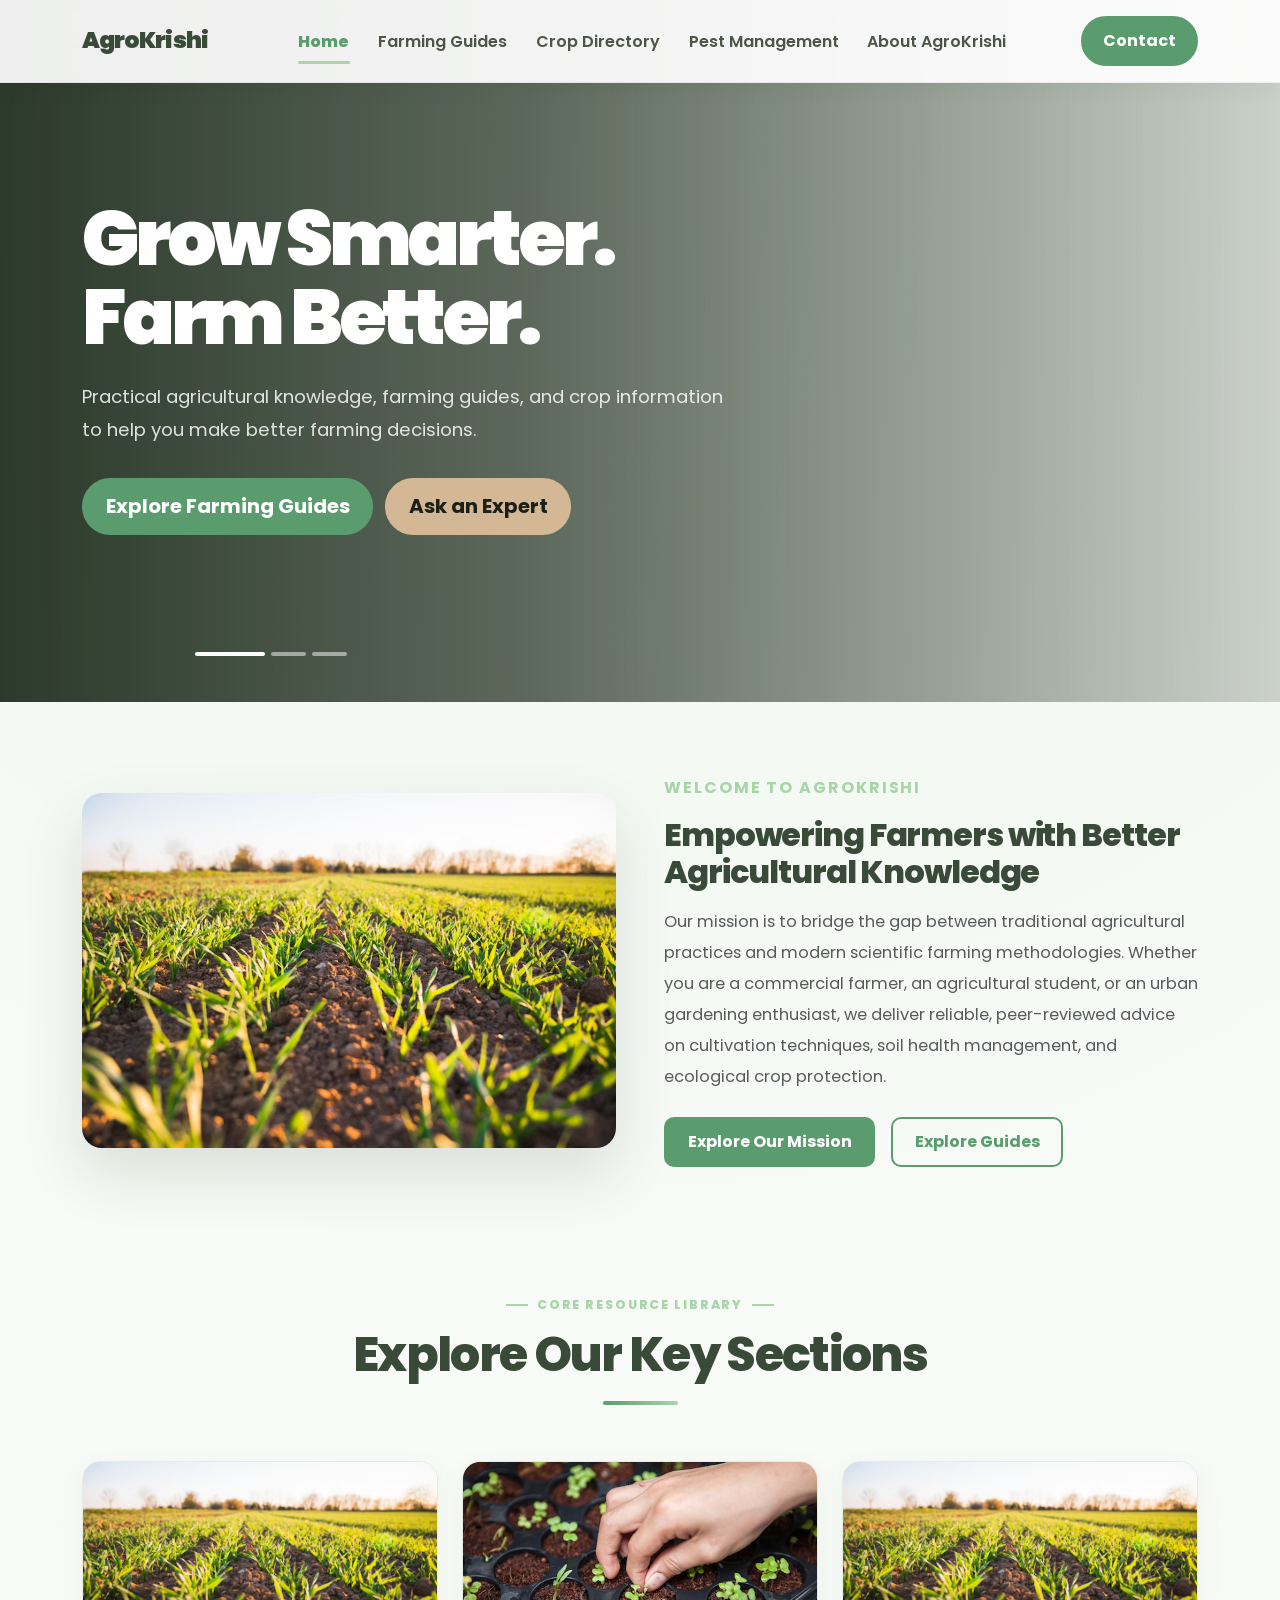
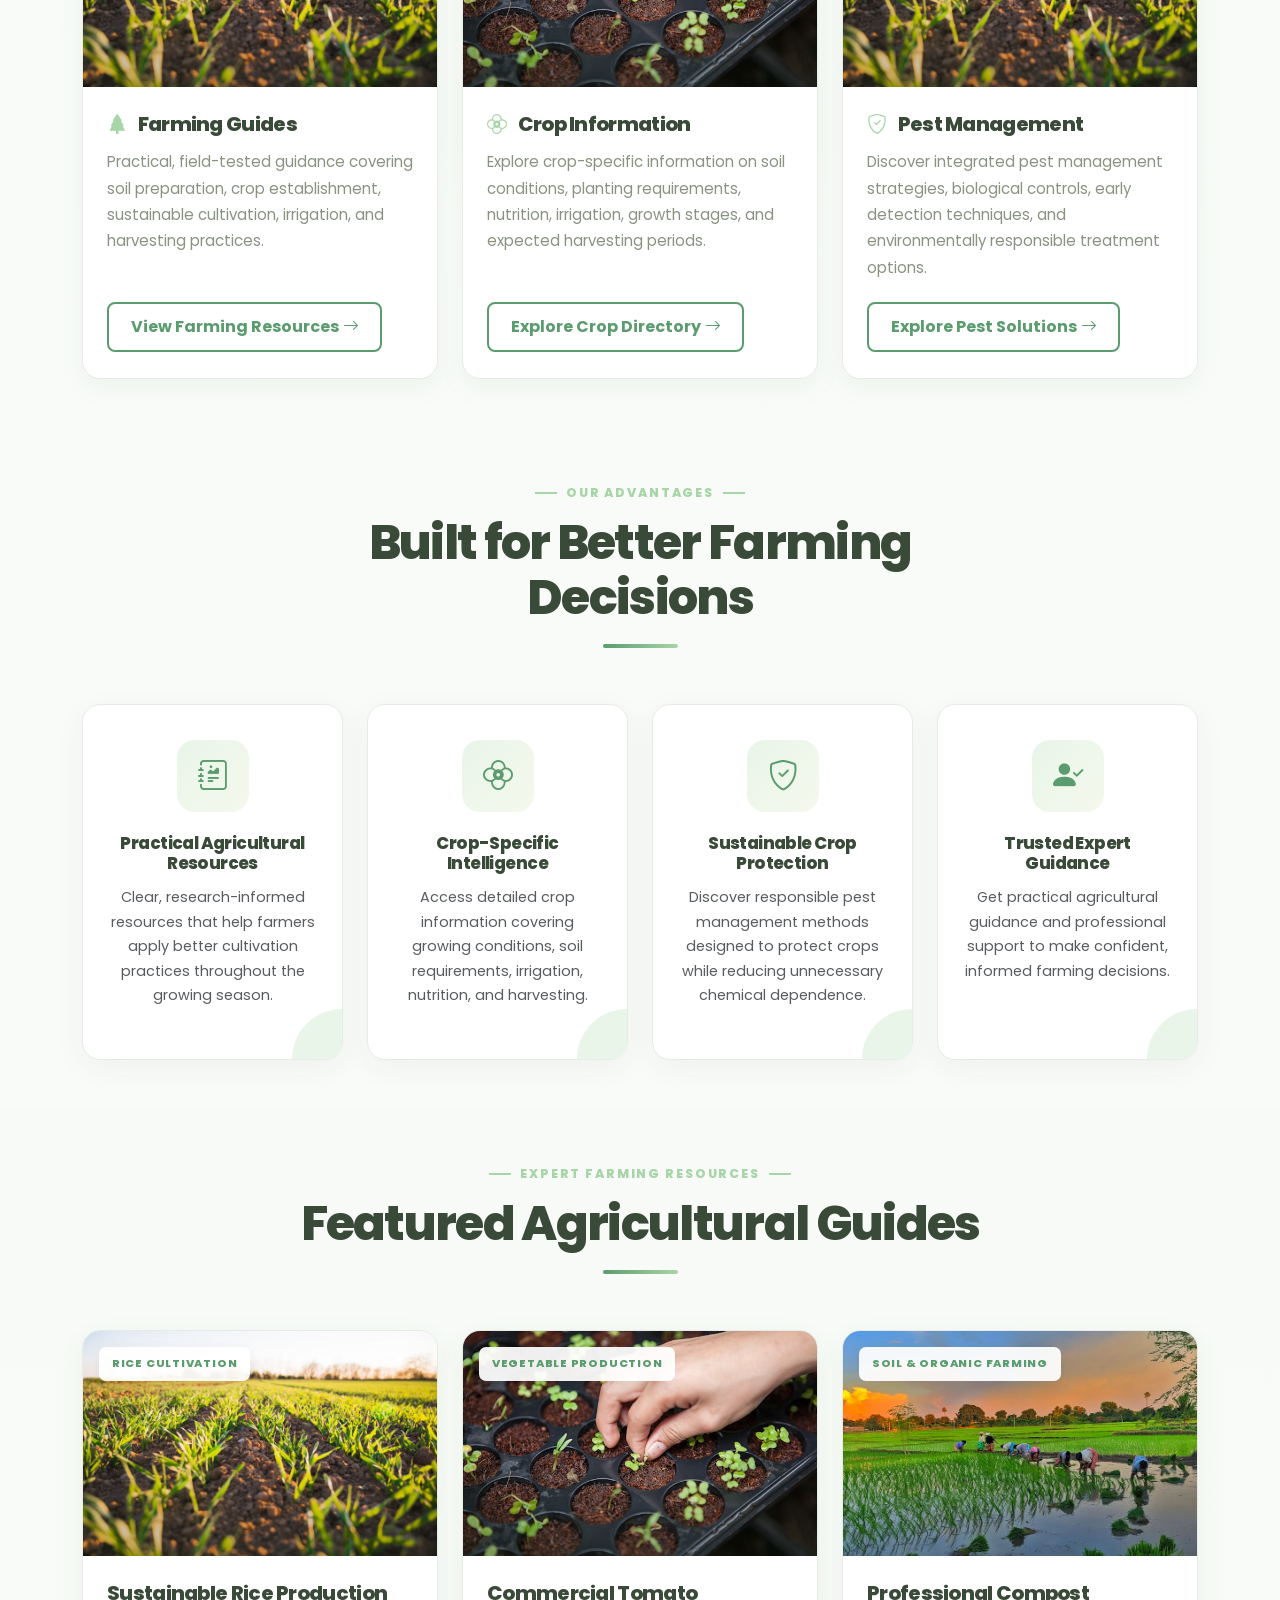
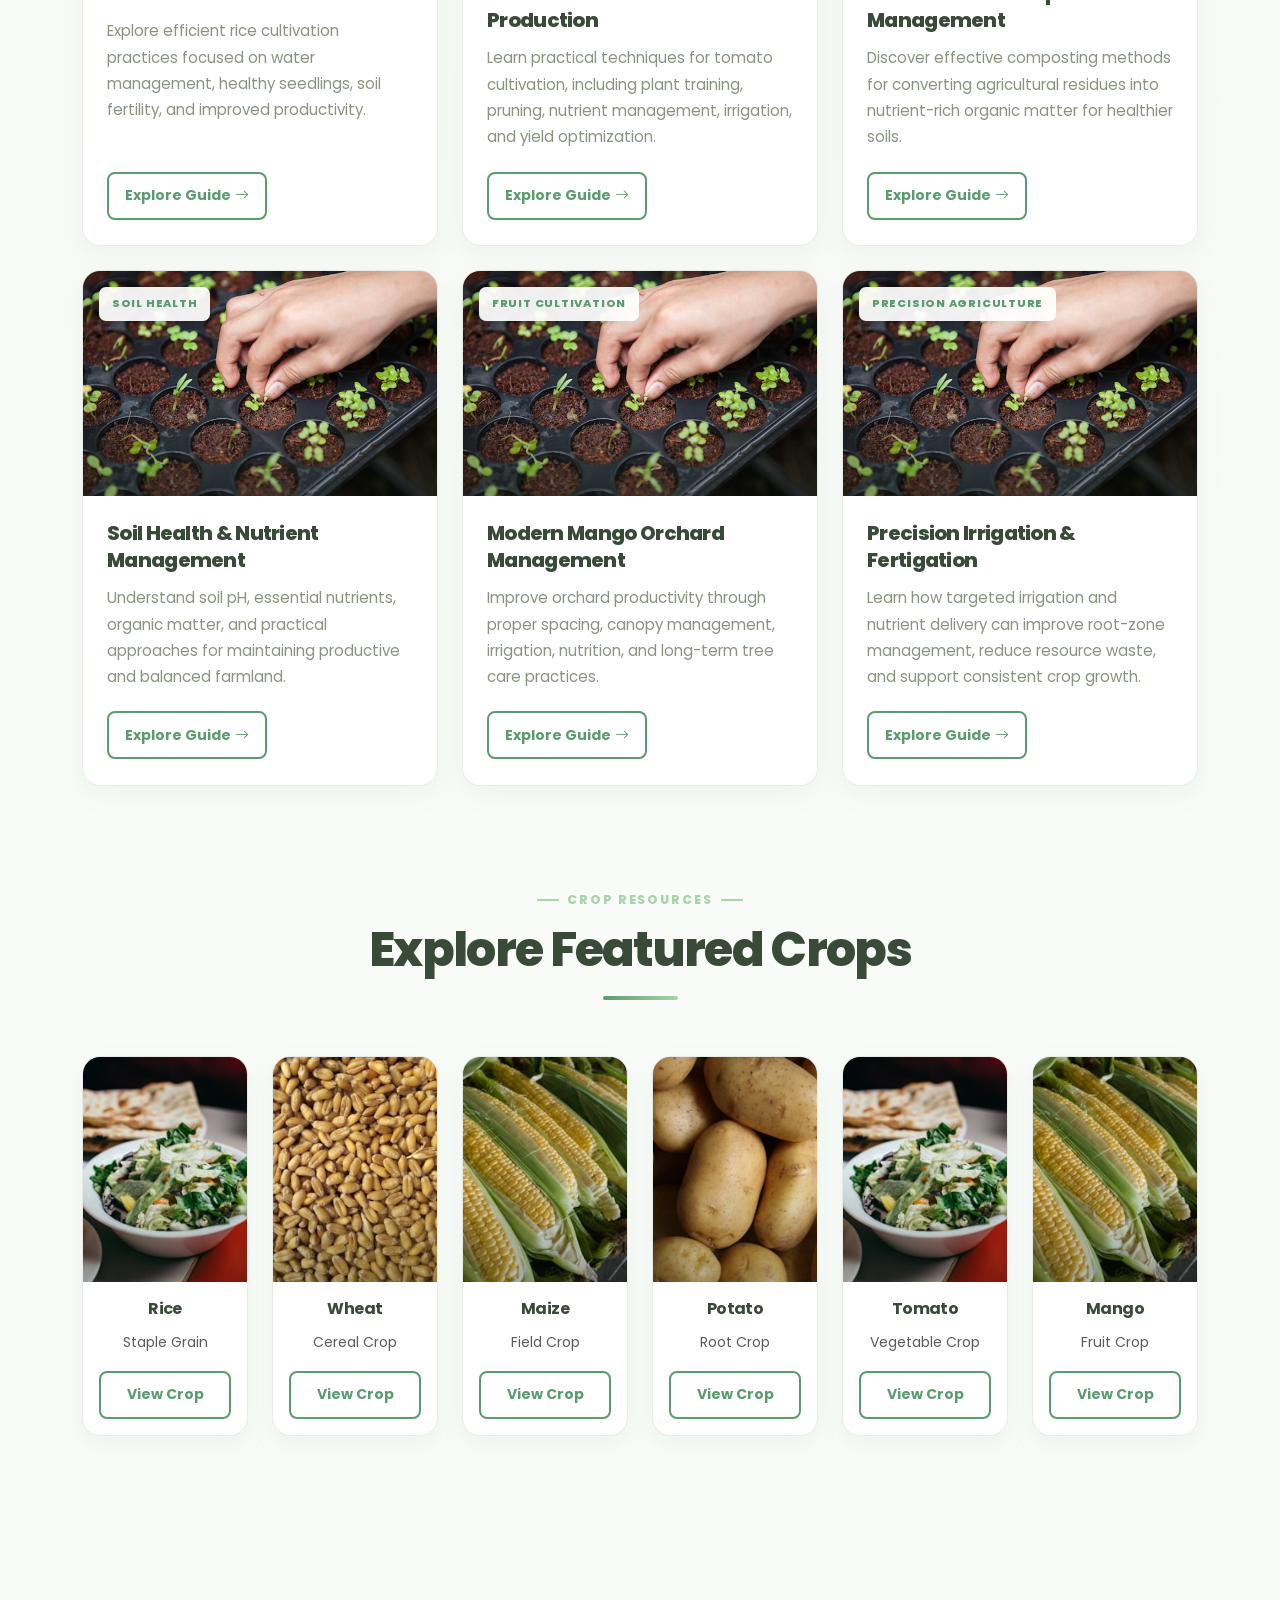
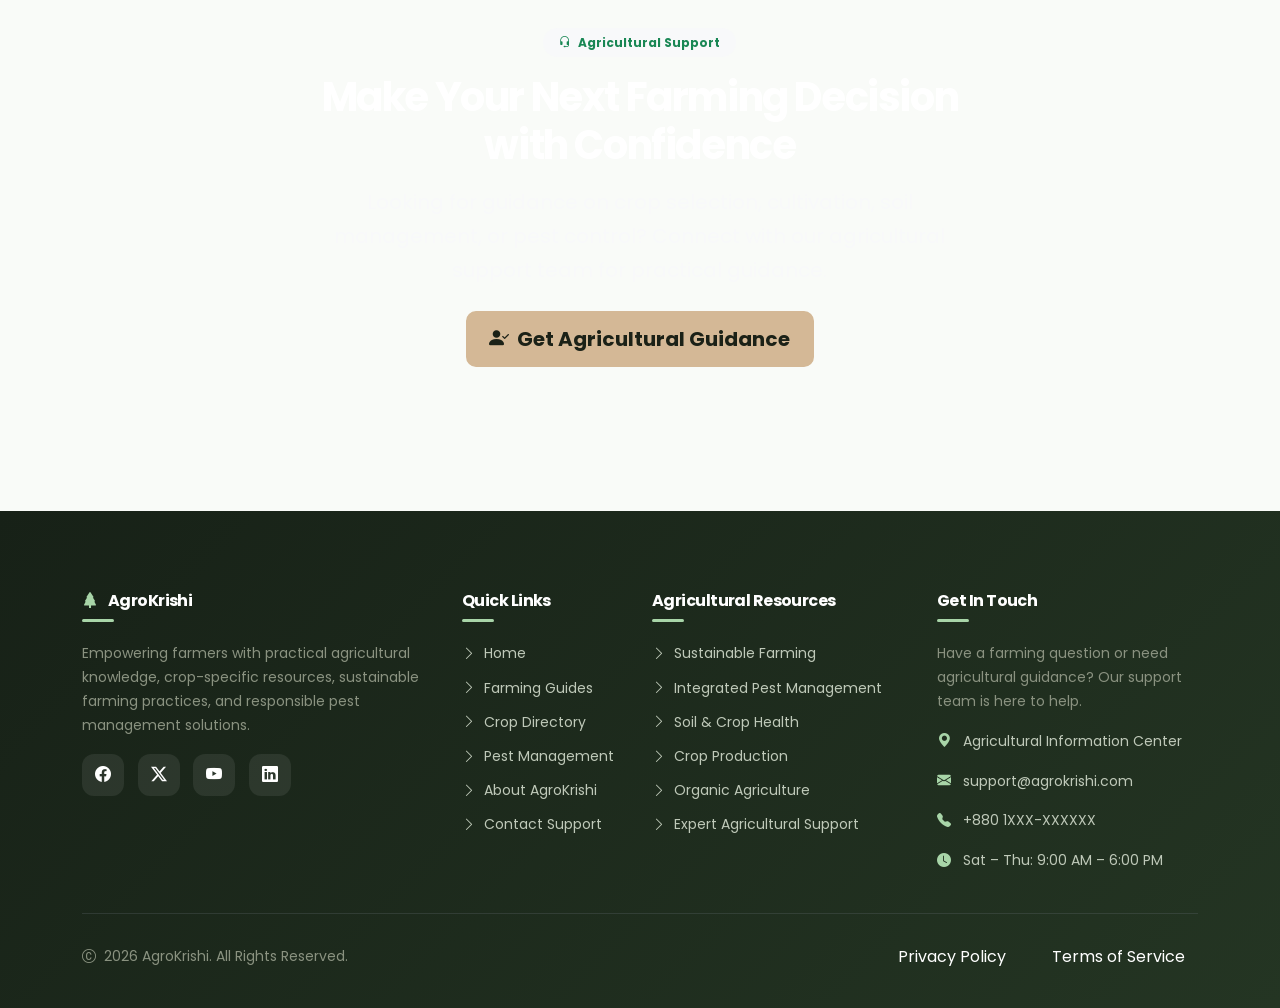
<file: index.html>
<!DOCTYPE html>
<html lang="en">

<head>
  <meta charset="UTF-8">
  <meta name="viewport" content="width=device-width, initial-scale=1.0">
  <meta name="description"
    content="Agricultural Information Hub - Practical agricultural knowledge, farming guides, crop information, and expert pest management resources.">
  <title>Agricultural Information Hub | Grow Smarter, Farm Better</title>

  <!-- Bootstrap 5 CSS CDN -->
  <link href="https://cdn.jsdelivr.net/npm/bootstrap@5.3.3/dist/css/bootstrap.min.css" rel="stylesheet">
  <!-- Bootstrap Icons CDN -->
  <link href="https://cdn.jsdelivr.net/npm/bootstrap-icons@1.11.3/font/bootstrap-icons.min.css" rel="stylesheet">
  <!-- Poppins Font from Google Fonts -->
  <link href="https://fonts.googleapis.com/css2?family=Poppins:wght@400;500;600;700;800;900&display=swap" rel="stylesheet">
  <!-- Custom Style CSS -->
  <link rel="stylesheet" href="assets/css/style.css">
</head>

<body>

 
  <header>
    <nav class="navbar navbar-expand-lg navbar-agri fixed-top">
      <div class="container">

        <a class="navbar-brand" href="index.html">
          <span>AgroKrishi</span>
        </a>


        <button class="navbar-toggler" type="button" data-bs-toggle="collapse" data-bs-target="#navbarAgriContent"
          aria-controls="navbarAgriContent" aria-expanded="false" aria-label="Toggle navigation">

          <span class="navbar-toggler-icon"></span>

        </button>


        <div class="collapse navbar-collapse" id="navbarAgriContent">

          <ul class="navbar-nav mx-auto mb-2 mb-lg-0">

            <li class="nav-item">
              <a class="nav-link active" aria-current="page" href="index.html">
                Home
              </a>
            </li>

            <li class="nav-item">
              <a class="nav-link" href="farming-guides.html">
                Farming Guides
              </a>
            </li>

            <li class="nav-item">
              <a class="nav-link" href="crop-details.html">
                Crop Directory
              </a>
            </li>

            <li class="nav-item">
              <a class="nav-link" href="pest-control.html">
                Pest Management
              </a>
            </li>

            <li class="nav-item">
              <a class="nav-link" href="about.html">
                About AgroKrishi
              </a>
            </li>


          </ul>


          <div class="d-flex">
            <a href="contact.html" class="btn btn-agri d-none d-lg-inline-block">
              Contact
            </a>
          </div>

        </div>

      </div>
    </nav>
  </header>


  <!-- MAIN CONTENT (rest of everything, now below header + footer) -->
  <main>
    <!-- HERO CAROUSEL -->
    <section class="hero-carousel">
      <div id="agriHeroCarousel" class="carousel slide carousel-fade" data-bs-ride="carousel">
        <div class="carousel-indicators">
          <button type="button" data-bs-target="#agriHeroCarousel" data-bs-slide-to="0" class="active"
            aria-current="true" aria-label="Slide 1"></button>
          <button type="button" data-bs-target="#agriHeroCarousel" data-bs-slide-to="1" aria-label="Slide 2"></button>
          <button type="button" data-bs-target="#agriHeroCarousel" data-bs-slide-to="2" aria-label="Slide 3"></button>
        </div>
        <div class="carousel-inner pt-5 pt-md-3 pt-lg-0">

          <!-- Slide 1 -->
          <div class="carousel-item active" style="background-image: url('https://images.unsplash.com/photo-1500382017468-9049fed747ef?auto=format&fit=crop&w=1600&q=80');">
            <div class="hero-overlay">
              <div class="container">
                <div class="row">
                  <div class="col-lg-8 hero-content">
                    <h1>Grow Smarter. Farm Better.</h1>
                    <p>Practical agricultural knowledge, farming guides, and crop information to help you make better
                      farming decisions.</p>
                    <a href="farming-guides.html" class="btn btn-agri btn-lg me-2">Explore Farming Guides</a>
                    <a href="contact.html" class="btn btn-agri-gold btn-lg">Ask an Expert</a>
                  </div>
                </div>
              </div>
            </div>
          </div>

          <!-- Slide 2 -->
          <div class="carousel-item"
            style="background-image: url('./assets/slider_img/02.webp');">
            <div class="hero-overlay">
              <div class="container">
                <div class="row">
                  <div class="col-lg-8 hero-content">
                    <h1>Know Your Crops</h1>
                    <p>Discover cultivation methods, soil requirements, varieties, harvesting techniques, and useful
                      information about different crops.</p>
                    <a href="crop-details.html" class="btn btn-agri btn-lg">Explore Crops</a>
                  </div>
                </div>
              </div>
            </div>
          </div>

          <!-- Slide 3 -->
          <div class="carousel-item"
            style="background-image: url('https://images.unsplash.com/photo-1595974482597-4b8da8879bc5?auto=format&fit=crop&w=1600&q=80');">
            <div class="hero-overlay">
              <div class="container">
                <div class="row">
                  <div class="col-lg-8 hero-content">
                    <h1>Protect Your Crops</h1>
                    <p>Learn effective pest monitoring, biological control, organic remedies, and integrated pest
                      management strategies.</p>
                    <a href="pest-control.html" class="btn btn-agri btn-lg">Learn Pest Control</a>
                  </div>
                </div>
              </div>
            </div>
          </div>
        </div>
        
      </div>
    </section>

    <!-- INTRODUCTION SECTION -->
    <section class="py-5">
      <div class="container py-4">
        <div class="row align-items-center g-2 g-md-4 g-lg-5">
          <div class="col-lg-6">
            <div class="position-relative">
              <img src="assets/img/introduction section.avif" alt="Farmer examining crop in field"
                class="img-fluid rounded-4 shadow-lg">
            </div>
          </div>
          <div class="col-lg-6">
            <span class="sub-title text-agri-secondary fw-bold text-uppercase">Welcome to AgroKrishi</span>
            <h2 class="main-title my-3">Empowering Farmers with Better Agricultural Knowledge</h2>
            <p class="text-muted leading-relaxed mb-4">
              Our mission is to bridge the gap between traditional agricultural practices and modern scientific farming
              methodologies. Whether you are a commercial farmer, an agricultural student, or an urban gardening
              enthusiast, we deliver reliable, peer-reviewed advice on cultivation techniques, soil health management,
              and ecological crop protection.
            </p>
            <div class="d-flex gap-3">
              <a href="about.html" class="btn btn-agri">Explore Our Mission</a>
              <a href="farming-guides.html" class="btn btn-agri-outline">Explore Guides</a>
            </div>
          </div>

        </div>
      </div>
    </section>

    <!-- FEATURED RESOURCE CARDS -->
    <section class="py-5 bg-agri-light-subtle">
      <div class="container">
        <div class="section-header">
          <span class="sub-title">Core Resource Library</span>
          <h2 class="main-title">Explore Our Key Sections</h2>
          <div class="divider"></div>
        </div>

        <div class="row g-4">

          <div class="col-md-4">
            <div class="card agri-card">
              <div class="agri-card-img-wrap">
                <img src="assets/img/introduction section.avif" class="img-fluid" alt="Professional Farming Guides">
              </div>

              <div class="agri-card-body">

                <h3 class="agri-card-title">
                  <i class="bi bi-tree-fill me-2"></i>
                  Farming Guides
                </h3>

                <p class="agri-card-text">
                  Practical, field-tested guidance covering soil preparation,
                  crop establishment, sustainable cultivation, irrigation,
                  and harvesting practices.
                </p>

                <a href="farming-guides.html" class="btn btn-agri-outline mt-auto">

                  View Farming Resources
                  <i class="bi bi-arrow-right ms-1"></i>

                </a>

              </div>
            </div>
          </div>


          <div class="col-md-4">
            <div class="card agri-card">

              <div class="agri-card-img-wrap">
                <img src="assets/img/card2.jpg" class="img-fluid"
                  alt="Crop Information">
              </div>

              <div class="agri-card-body">

                <h3 class="agri-card-title">
                  <i class="bi bi-flower2 me-2"></i>
                  Crop Information
                </h3>

                <p class="agri-card-text">
                  Explore crop-specific information on soil conditions,
                  planting requirements, nutrition, irrigation, growth
                  stages, and expected harvesting periods.
                </p>

                <a href="crop-details.html" class="btn btn-agri-outline mt-auto">

                  Explore Crop Directory
                  <i class="bi bi-arrow-right ms-1"></i>

                </a>

              </div>

            </div>

          </div>


          <div class="col-md-4">

            <div class="agri-card">

              <div class="agri-card-img-wrap">
                <img src="assets/img/introduction section.avif" class="img-fluid" alt="Integrated Pest Management">
              </div>

              <div class="agri-card-body">

                <h3 class="agri-card-title">
                  <i class="bi bi-shield-check me-2"></i>
                  Pest Management
                </h3>

                <p class="agri-card-text">
                  Discover integrated pest management strategies,
                  biological controls, early detection techniques,
                  and environmentally responsible treatment options.
                </p>

                <a href="pest-control.html" class="btn btn-agri-outline mt-auto">

                  Explore Pest Solutions
                  <i class="bi bi-arrow-right ms-1"></i>

                </a>

              </div>

            </div>

          </div>

        </div>
      </div>
    </section>

    <!-- WHY USE OUR AGRICULTURAL HUB -->

    <section class="py-5">

      <div class="container">

        <div class="section-header">

          <span class="sub-title">
            Our Advantages
          </span>

          <h2 class="main-title">
            Built for Better Farming Decisions
          </h2>

          <div class="divider"></div>

        </div>


        <div class="row g-4">

          <!-- Practical Resources -->
          <div class="col-md-6 col-lg-3">

            <div class="feature-box">

              <div class="feature-icon-wrapper">
                <i class="bi bi-journal-richtext"></i>
              </div>

              <h4>
                Practical Agricultural Resources
              </h4>

              <p class="text-muted">
                Clear, research-informed resources that help
                farmers apply better cultivation practices
                throughout the growing season.
              </p>

            </div>

          </div>


          <!-- Crop Intelligence -->
          <div class="col-md-6 col-lg-3">

            <div class="feature-box">

              <div class="feature-icon-wrapper">
                <i class="bi bi-flower2"></i>
              </div>

              <h4>
                Crop-Specific Intelligence
              </h4>

              <p class="text-muted">
                Access detailed crop information covering
                growing conditions, soil requirements,
                irrigation, nutrition, and harvesting.
              </p>

            </div>

          </div>


          <!-- Sustainable Protection -->
          <div class="col-md-6 col-lg-3">

            <div class="feature-box">

              <div class="feature-icon-wrapper">
                <i class="bi bi-shield-check"></i>
              </div>

              <h4>
                Sustainable Crop Protection
              </h4>

              <p class="text-muted">
                Discover responsible pest management methods
                designed to protect crops while reducing
                unnecessary chemical dependence.
              </p>

            </div>

          </div>


          <!-- Expert Guidance -->
          <div class="col-md-6 col-lg-3">

            <div class="feature-box">

              <div class="feature-icon-wrapper">
                <i class="bi bi-person-check-fill"></i>
              </div>

              <h4>
                Trusted Expert Guidance
              </h4>

              <p class="text-muted">
                Get practical agricultural guidance and
                professional support to make confident,
                informed farming decisions.
              </p>

            </div>

          </div>

        </div>

      </div>

    </section>


    <!-- FEATURED FARMING GUIDES -->
    <section class="py-5 bg-agri-light-subtle">

      <div class="container">

        <div class="section-header">
          <span class="sub-title">
            Expert Farming Resources
          </span>

          <h2 class="main-title">
            Featured Agricultural Guides
          </h2>

          <div class="divider"></div>
        </div>


        <div class="row g-4">

          <div class="col-md-6 col-lg-4">
            <div class="card agri-card">

              <div class="agri-card-img-wrap">
                <img src="assets/img/introduction section.avif" class="img-fluid" alt="Rice Cultivation Guide" loading="lazy">

                <span class="agri-card-badge">Rice Cultivation</span>

              </div>

              <div class="agri-card-body">

                <h4 class="agri-card-title">
                  Sustainable Rice Production
                </h4>

                <p class="agri-card-text">
                  Explore efficient rice cultivation practices focused on
                  water management, healthy seedlings, soil fertility,
                  and improved productivity.
                </p>

                <a href="guide-details.html" class="btn btn-agri-outline btn-sm mt-auto">

                  Explore Guide
                  <i class="bi bi-arrow-right ms-1"></i>

                </a>

              </div>

            </div>
          </div>


          <div class="col-md-6 col-lg-4">
            <div class="card agri-card">
              <div class="agri-card-img-wrap">

                <img src="assets/img/card2.jpg" class="img-fluid" alt="Commercial Tomato Production Guide" loading="lazy">

                <span class="agri-card-badge">
                  Vegetable Production
                </span>

              </div>

              <div class="agri-card-body">

                <h4 class="agri-card-title">
                  Commercial Tomato Production
                </h4>

                <p class="agri-card-text">
                  Learn practical techniques for tomato cultivation,
                  including plant training, pruning, nutrient management,
                  irrigation, and yield optimization.
                </p>

                <a href="guide-details.html" class="btn btn-agri-outline btn-sm mt-auto">
                  Explore Guide
                  <i class="bi bi-arrow-right ms-1"></i>
                </a>

              </div>
            </div>
          </div>


          <div class="col-md-6 col-lg-4">
            <div class="card agri-card">

              <div class="agri-card-img-wrap">

                <img src="assets/img/01.avif" class="img-fluid"
                  alt="Organic Composting Guide" loading="lazy">

                <span class="agri-card-badge">
                  Soil & Organic Farming
                </span>

              </div>


              <div class="agri-card-body">

                <h4 class="agri-card-title">
                  Professional Compost Management
                </h4>

                <p class="agri-card-text">
                  Discover effective composting methods for converting
                  agricultural residues into nutrient-rich organic
                  matter for healthier soils.
                </p>

                <a href="guide-details.html?guide=compost" class="btn btn-agri-outline btn-sm mt-auto">

                  Explore Guide
                  <i class="bi bi-arrow-right ms-1"></i>

                </a>

              </div>

            </div>

          </div>


          
          <div class="col-md-6 col-lg-4">

            <div class="card agri-card">

              <div class="agri-card-img-wrap">

                <img src="assets/img/card2.jpg" class="img-fluid"
                  alt="Soil Health Management Guide" loading="lazy">

                <span class="agri-card-badge">
                  Soil Health
                </span>

              </div>


              <div class="agri-card-body">

                <h4 class="agri-card-title">
                  Soil Health & Nutrient Management
                </h4>

                <p class="agri-card-text">
                  Understand soil pH, essential nutrients, organic matter,
                  and practical approaches for maintaining productive
                  and balanced farmland.
                </p>

                <a href="guide-details.html?guide=soil" class="btn btn-agri-outline btn-sm mt-auto">

                  Explore Guide
                  <i class="bi bi-arrow-right ms-1"></i>

                </a>

              </div>

            </div>

          </div>


          <!-- Guide 5: Mango -->
          <div class="col-md-6 col-lg-4">

            <div class="card agri-card">

              <div class="agri-card-img-wrap">

                <img src="assets/img/card2.jpg" class="img-fluid"
                  alt="Mango Orchard Management Guide" loading="lazy">

                <span class="agri-card-badge">
                  Fruit Cultivation
                </span>

              </div>


              <div class="agri-card-body">

                <h4 class="agri-card-title">
                  Modern Mango Orchard Management
                </h4>

                <p class="agri-card-text">
                  Improve orchard productivity through proper spacing,
                  canopy management, irrigation, nutrition, and
                  long-term tree care practices.
                </p>

                <a href="guide-details.html?guide=mango" class="btn btn-agri-outline btn-sm mt-auto">

                  Explore Guide
                  <i class="bi bi-arrow-right ms-1"></i>

                </a>

              </div>

            </div>

          </div>


          
          <div class="col-md-6 col-lg-4">

            <div class="card agri-card">

              <div class="agri-card-img-wrap">

                <img src="assets/img/card2.jpg" class="img-fluid"
                  alt="Precision Irrigation Guide" loading="lazy">

                <span class="agri-card-badge">
                  Precision Agriculture
                </span>

              </div>


              <div class="agri-card-body">

                <h4 class="agri-card-title">
                  Precision Irrigation & Fertigation
                </h4>

                <p class="agri-card-text">
                  Learn how targeted irrigation and nutrient delivery
                  can improve root-zone management, reduce resource
                  waste, and support consistent crop growth.
                </p>

                <a href="guide-details.html?guide=drip" class="btn btn-agri-outline btn-sm mt-auto">

                  Explore Guide
                  <i class="bi bi-arrow-right ms-1"></i>

                </a>

              </div>

            </div>
          </div>
        </div>
      </div>
    </section>



    <!-- FEATURED CROPS SHOWCASE -->
    <section class="py-5">
      <div class="container">
        <div class="section-header">

          <span class="sub-title">
            Crop Resources
          </span>

          <h2 class="main-title">
            Explore Featured Crops
          </h2>

          <div class="divider"></div>

        </div>


        <div class="row g-4">
          <!-- Rice -->
          <div class="col-6 col-sm-6 col-md-3 col-lg-2">

            <div class="card agri-card text-center">

              <div class="agri-card-img-wrap">

                <img src="assets/crops/01.jpg" class="img-fluid" alt="Rice Crop" loading="lazy">

              </div>

              <div class="agri-card-body p-3">

                <h5 class="agri-card-title fs-6 fw-bold">
                  Rice
                </h5>

                <p class="small text-muted mb-3">
                  Staple Grain
                </p>

                <a href="crop-details-single.html" class="btn btn-agri-outline btn-sm w-100">
                  View Crop
                </a>

              </div>

            </div>

          </div>


          <!-- Wheat -->
          <div class="col-6 col-sm-6 col-md-3 col-lg-2">

            <div class="card agri-card text-center">

              <div class="agri-card-img-wrap">

                <img src="assets/crops/02.jpg" class="img-fluid"           alt="Wheat Crop" loading="lazy">

              </div>

              <div class="agri-card-body p-3">

                <h5 class="agri-card-title fs-6 fw-bold">
                  Wheat
                </h5>

                <p class="small text-muted mb-3">
                  Cereal Crop
                </p>

                <a href="crop-details-single.html" class="btn btn-agri-outline btn-sm w-100">
                  View Crop
                </a>

              </div>

            </div>

          </div>


          <!-- Maize -->
          <div class="col-6 col-sm-6 col-md-3 col-lg-2">

            <div class="card agri-card text-center">

              <div class="agri-card-img-wrap">

                <img src="assets/crops/03.jpg" class="img-fluid"
                  alt="Maize Crop" loading="lazy">

              </div>

              <div class="agri-card-body p-3">

                <h5 class="agri-card-title fs-6 fw-bold">
                  Maize
                </h5>

                <p class="small text-muted mb-3">
                  Field Crop
                </p>

                <a href="crop-details-single.html?crop=maize" class="btn btn-agri-outline btn-sm w-100">
                  View Crop
                </a>

              </div>

            </div>

          </div>


          <!-- Potato -->
          <div class="col-6 col-sm-6 col-md-3 col-lg-2">

            <div class="card agri-card text-center">

              <div class="agri-card-img-wrap">
                <img src="assets/crops/04.jpg" class="img-fluid" alt="Potato Crop" loading="lazy">
              </div>

              <div class="agri-card-body p-3">

                <h5 class="agri-card-title fs-6 fw-bold">
                  Potato
                </h5>

                <p class="small text-muted mb-3">
                  Root Crop
                </p>

                <a href="crop-details-single.html?crop=potato" class="btn btn-agri-outline btn-sm w-100">
                  View Crop
                </a>

              </div>

            </div>

          </div>


          <!-- Tomato -->
          <div class="col-6 col-sm-6 col-md-3 col-lg-2">

            <div class="card agri-card text-center">

              <div class="agri-card-img-wrap">

                <img src="assets/crops/01.jpg" class="img-fluid"
                  alt="Tomato Crop" loading="lazy">

              </div>

              <div class="agri-card-body p-3">

                <h5 class="agri-card-title fs-6 fw-bold">
                  Tomato
                </h5>

                <p class="small text-muted mb-3">
                  Vegetable Crop
                </p>

                <a href="crop-details-single.html" class="btn btn-agri-outline btn-sm w-100">
                  View Crop
                </a>

              </div>

            </div>

          </div>


          <!-- Mango -->
          <div class="col-6 col-sm-6 col-md-3 col-lg-2">

            <div class="card agri-card text-center">

              <div class="agri-card-img-wrap">

                <img src="assets/crops/03.jpg" class="img-fluid"
                  alt="Mango Crop" loading="lazy">

              </div>

              <div class="agri-card-body p-3">

                <h5 class="agri-card-title fs-6 fw-bold">
                  Mango
                </h5>

                <p class="small text-muted mb-3">
                  Fruit Crop
                </p>

                <a href="crop-details-single.html?crop=mango" class="btn btn-agri-outline btn-sm w-100">
                  View Crop
                </a>

              </div>

            </div>

          </div>


        </div>

      </div>

    </section>



    <section class="my-5">

      <div class="container">

        <div class="cta-banner">

          <div class="row justify-content-center text-center">

            <div class="col-lg-8">

              <span class="badge bg-light text-success rounded-pill px-3 py-2 mb-3">
                <i class="bi bi-headset me-1"></i>
                Agricultural Support
              </span>

              <h2 class="text-white mb-3 display-6 fw-bold">
                Make Your Next Farming Decision with Confidence
              </h2>

              <p class="fs-5 mb-4 text-light">
                Looking for guidance on crop selection, cultivation,
                soil management, or pest control? Connect with our
                agricultural support team for practical guidance.
              </p>

              <a href="contact.html" class="btn btn-agri-gold btn-lg">

                <i class="bi bi-person-check-fill me-2"></i>
                Get Agricultural Guidance

              </a>

            </div>

          </div>

        </div>

      </div>

    </section>


  </main>
  <footer class="agri-footer">

    <div class="container">

      <div class="row g-4 mb-4">

        <!-- Brand & About -->
        <div class="col-lg-4 col-md-6">

          <h5 class="fw-bold">

            <i class="bi bi-tree-fill text-agri-secondary me-2"></i>

            AgroKrishi

          </h5>

          <p class="small text-light-50">

            Empowering farmers with practical agricultural knowledge,
            crop-specific resources, sustainable farming practices,
            and responsible pest management solutions.

          </p>


          <!-- Social Links -->
          <div class="d-flex gap-2 mt-3">

            <a href="#" class="social-icon-btn" aria-label="Facebook">

              <i class="bi bi-facebook"></i>

            </a>


            <a href="#" class="social-icon-btn" aria-label="X">

              <i class="bi bi-twitter-x"></i>

            </a>


            <a href="#" class="social-icon-btn" aria-label="YouTube">

              <i class="bi bi-youtube"></i>

            </a>


            <a href="#" class="social-icon-btn" aria-label="LinkedIn">

              <i class="bi bi-linkedin"></i>

            </a>

          </div>

        </div>



        <!-- Quick Links -->
        <div class="col-lg-2 col-md-6">

          <h5 class="fw-bold">
            Quick Links
          </h5>

          <ul class="agri-footer-links small">

            <li>
              <a href="index.html">
                <i class="bi bi-chevron-right me-1"></i>
                Home
              </a>
            </li>

            <li>
              <a href="farming-guides.html">
                <i class="bi bi-chevron-right me-1"></i>
                Farming Guides
              </a>
            </li>

            <li>
              <a href="crop-details.html">
                <i class="bi bi-chevron-right me-1"></i>
                Crop Directory
              </a>
            </li>

            <li>
              <a href="pest-control.html">
                <i class="bi bi-chevron-right me-1"></i>
                Pest Management
              </a>
            </li>

            <li>
              <a href="about.html">
                <i class="bi bi-chevron-right me-1"></i>
                About AgroKrishi
              </a>
            </li>

            <li>
              <a href="contact.html">
                <i class="bi bi-chevron-right me-1"></i>
                Contact Support
              </a>
            </li>

          </ul>

        </div>



        <!-- Agricultural Resources -->
        <div class="col-lg-3 col-md-6">

          <h5 class="fw-bold">
            Agricultural Resources
          </h5>

          <ul class="agri-footer-links small">

            <li>
              <a href="farming-guides.html">
                <i class="bi bi-chevron-right me-1"></i>
                Sustainable Farming
              </a>
            </li>

            <li>
              <a href="pest-control.html">
                <i class="bi bi-chevron-right me-1"></i>
                Integrated Pest Management
              </a>
            </li>

            <li>
              <a href="crop-details.html">
                <i class="bi bi-chevron-right me-1"></i>
                Soil & Crop Health
              </a>
            </li>

            <li>
              <a href="crop-details.html">
                <i class="bi bi-chevron-right me-1"></i>
                Crop Production
              </a>
            </li>

            <li>
              <a href="farming-guides.html">
                <i class="bi bi-chevron-right me-1"></i>
                Organic Agriculture
              </a>
            </li>

            <li>
              <a href="contact.html">
                <i class="bi bi-chevron-right me-1"></i>
                Expert Agricultural Support
              </a>
            </li>

          </ul>

        </div>



        <!-- Contact -->
        <div class="col-lg-3 col-md-6">

          <h5 class="fw-bold">
            Get In Touch
          </h5>

          <p class="small text-light-50 mb-3">

            Have a farming question or need agricultural
            guidance? Our support team is here to help.

          </p>


          <ul class="list-unstyled small text-light-50">

            <li class="mb-3">

              <i class="bi bi-geo-alt-fill text-agri-secondary me-2"></i>

              Agricultural Information Center

            </li>


            <li class="mb-3">

              <i class="bi bi-envelope-fill text-agri-secondary me-2"></i>

              support@agrokrishi.com

            </li>


            <li class="mb-3">

              <i class="bi bi-telephone-fill text-agri-secondary me-2"></i>

              +880 1XXX-XXXXXX

            </li>


            <li>

              <i class="bi bi-clock-fill text-agri-secondary me-2"></i>

              Sat – Thu: 9:00 AM – 6:00 PM

            </li>

          </ul>

        </div>

      </div>



      <!-- Divider -->
      <hr class="border-secondary my-4">



      <!-- Bottom Footer -->
      <div class="row align-items-center small">

        <div class="col-md-6 text-center text-md-start">
          <p class="mb-0">
            <i class="bi bi-c-circle me-1"></i>
            2026 AgroKrishi. All Rights Reserved.
          </p>
        </div>


        <div class="col-md-6 text-center text-md-end mt-2 mt-md-0">
          <a href="#" class="btn text-white me-3">
            Privacy Policy
          </a>

          <a href="#" class="btn text-white">
            Terms of Service
          </a>
        </div>
      </div>

    </div>

  </footer>

  <!-- Bootstrap 5 JS Bundle CDN -->
  <script src="https://cdn.jsdelivr.net/npm/bootstrap@5.3.3/dist/js/bootstrap.bundle.min.js"></script>
  <!-- Custom JS File -->
  <script src="assets/js/script.js"></script>
</body>

</html>
</file>
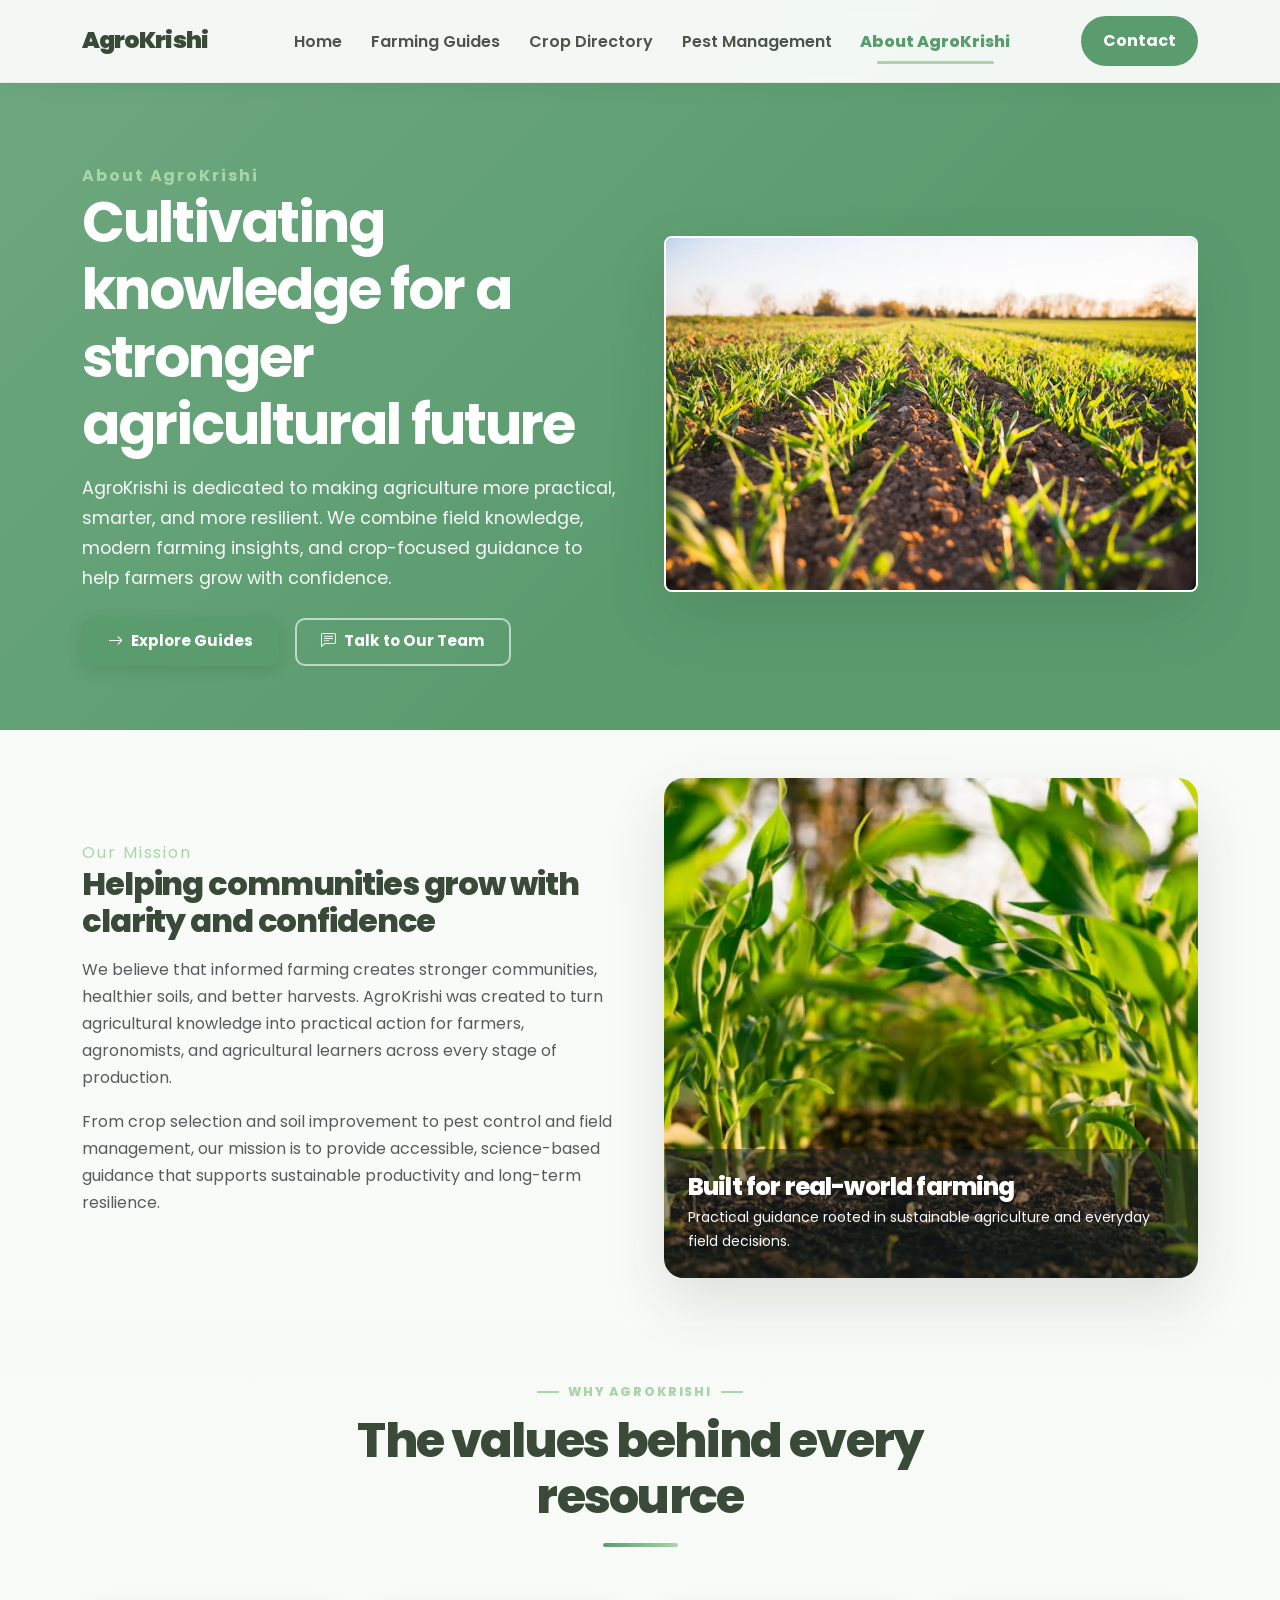
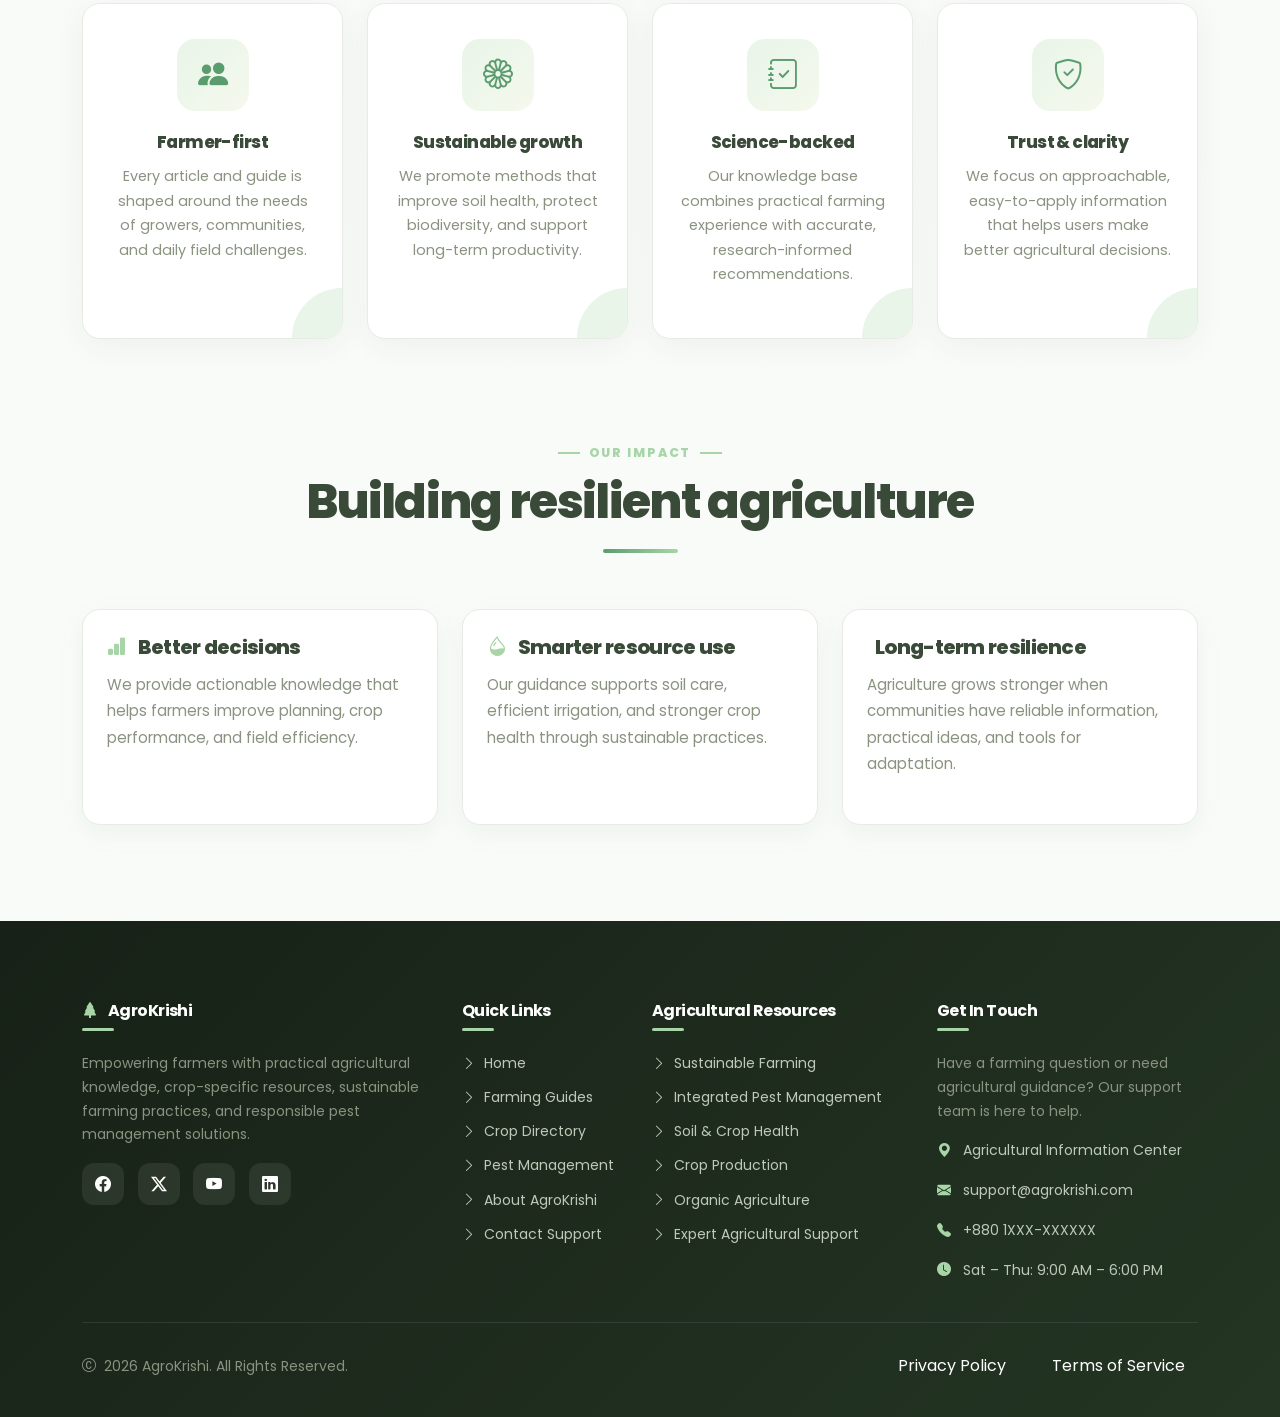
<file: about.html>
<!DOCTYPE html>
<html lang="en">

<head>
  <meta charset="UTF-8">
  <meta name="viewport" content="width=device-width, initial-scale=1.0">
  <meta name="description" content="Learn about our mission, vision, and team at the Agricultural Information Hub.">
  <title>About Us | Agricultural Information Hub</title>

  <link href="https://cdn.jsdelivr.net/npm/bootstrap@5.3.3/dist/css/bootstrap.min.css" rel="stylesheet">
  <link href="https://cdn.jsdelivr.net/npm/bootstrap-icons@1.11.3/font/bootstrap-icons.min.css" rel="stylesheet">
  <!-- Poppins Font from Google Fonts -->
  <link href="https://fonts.googleapis.com/css2?family=Poppins:wght@400;500;600;700;800;900&display=swap" rel="stylesheet">
  <link rel="stylesheet" href="assets/css/style.css">
</head>

<body>

  <header>
    <nav class="navbar navbar-expand-lg navbar-agri fixed-top">
      <div class="container">

        <a class="navbar-brand" href="index.html">
          <span>AgroKrishi</span>
        </a>


        <button class="navbar-toggler" type="button" data-bs-toggle="collapse" data-bs-target="#navbarAgriContent"
          aria-controls="navbarAgriContent" aria-expanded="false" aria-label="Toggle navigation">

          <span class="navbar-toggler-icon"></span>

        </button>


        <div class="collapse navbar-collapse" id="navbarAgriContent">

          <ul class="navbar-nav mx-auto mb-2 mb-lg-0">

            <li class="nav-item">
              <a class="nav-link active" aria-current="page" href="index.html">
                Home
              </a>
            </li>

            <li class="nav-item">
              <a class="nav-link" href="farming-guides.html">
                Farming Guides
              </a>
            </li>

            <li class="nav-item">
              <a class="nav-link" href="crop-details.html">
                Crop Directory
              </a>
            </li>

            <li class="nav-item">
              <a class="nav-link" href="pest-control.html">
                Pest Management
              </a>
            </li>

            <li class="nav-item">
              <a class="nav-link" href="about.html">
                About AgroKrishi
              </a>
            </li>


          </ul>


          <div class="d-flex">
            <a href="contact.html" class="btn btn-agri d-none d-lg-inline-block">
              Contact
            </a>
          </div>

        </div>

      </div>
    </nav>
  </header>


  <main>
    <section class="page-hero bg-agri-primary text-white pt-50">
      <div class="container pt-5">
        <div class="row align-items-center g-3 g-md-4 g-lg-5 py-4 py-md-5 py-lg-6">
          <div class="col-12 col-lg-6 mb-4 mb-lg-0 order-2 order-lg-1">
            <span class="sub-title text-agri-secondary fw-bold">About AgroKrishi</span>
            <h1 class="text-white fw-bold mb-3" style="font-size: clamp(1.75rem, 5vw, 3.5rem); line-height: 1.2;">Cultivating knowledge for a stronger agricultural future</h1>
            <p class="text-light opacity-90 mb-4" style="font-size: clamp(0.95rem, 2vw, 1.1rem); line-height: 1.7;">
              AgroKrishi is dedicated to making agriculture more practical, smarter, and more resilient. We combine
              field knowledge, modern farming insights, and crop-focused guidance to help farmers grow with confidence.
            </p>
            <div class="d-flex flex-wrap gap-2 gap-md-3 mt-2">
              <a href="farming-guides.html" class="btn btn-agri btn-lg-custom">
                <i class="bi bi-arrow-right me-2"></i>Explore Guides
              </a>
              <a href="contact.html" class="btn btn-agri-outline btn-outline-custom text-white">
                <i class="bi bi-chat-left-text me-2"></i>Talk to Our Team
              </a>
            </div>
          </div>

          <div class="col-12 col-lg-6 order-1 order-lg-2">
            <img src="assets/img/introduction section.avif" alt="Farmer working in a field" class="img-fluid rounded-3 rounded-lg-4 shadow-lg border border-white border-2 border-lg-3 w-100" style="max-height: 500px; object-fit: cover;">
          </div>
        </div>
      </div>
    </section>

    <section class="py-5">
      <div class="container">
        <div class="row g-4 g-lg-5 align-items-center">
          <div class="col-lg-6">
            <span class="sub-title">Our Mission</span>
            <h2 class="main-title mb-3">Helping communities grow with clarity and confidence</h2>
            <p class="text-muted mb-3">
              We believe that informed farming creates stronger communities, healthier soils, and better harvests.
              AgroKrishi was created to turn agricultural knowledge into practical action for farmers, agronomists,
              and agricultural learners across every stage of production.
            </p>
            <p class="text-muted mb-0">
              From crop selection and soil improvement to pest control and field management, our mission is to provide
              accessible, science-based guidance that supports sustainable productivity and long-term resilience.
            </p>
          </div>

          <div class="col-lg-6">
            <div class="position-relative overflow-hidden rounded-4 shadow-lg">
              <img src="assets/img/Farming Guides.avif" alt="Agriculture field landscape" class="img-fluid w-100" style="height: 500px; object-fit: cover;">
              <div class="position-absolute bottom-0 start-0 end-0 p-4 bg-dark bg-opacity-50 text-white">
                <h4 class="text-white mb-1">Built for real-world farming</h4>
                <p class="mb-0 small text-light">Practical guidance rooted in sustainable agriculture and everyday field decisions.</p>
              </div>
            </div>
          </div>
        </div>
      </div>
    </section>

    <section class="py-5 bg-agri-light-subtle">
      <div class="container">
        <div class="section-header">
          <span class="sub-title">Why AgroKrishi</span>
          <h2 class="main-title">The values behind every resource</h2>
          <div class="divider"></div>
        </div>

        <div class="row g-4">
          <div class="col-md-6 col-lg-3">
            <div class="feature-box">
              <div class="feature-icon-wrapper">
                <i class="bi bi-people-fill"></i>
              </div>
              <h4>Farmer-first</h4>
              <p>Every article and guide is shaped around the needs of growers, communities, and daily field challenges.</p>
            </div>
          </div>

          <div class="col-md-6 col-lg-3">
            <div class="feature-box">
              <div class="feature-icon-wrapper">
                <i class="bi bi-flower1"></i>
              </div>
              <h4>Sustainable growth</h4>
              <p>We promote methods that improve soil health, protect biodiversity, and support long-term productivity.</p>
            </div>
          </div>

          <div class="col-md-6 col-lg-3">
            <div class="feature-box">
              <div class="feature-icon-wrapper">
                <i class="bi bi-journal-check"></i>
              </div>
              <h4>Science-backed</h4>
              <p>Our knowledge base combines practical farming experience with accurate, research-informed recommendations.</p>
            </div>
          </div>

          <div class="col-md-6 col-lg-3">
            <div class="feature-box">
              <div class="feature-icon-wrapper">
                <i class="bi bi-shield-check"></i>
              </div>
              <h4>Trust & clarity</h4>
              <p>We focus on approachable, easy-to-apply information that helps users make better agricultural decisions.</p>
            </div>
          </div>
        </div>
      </div>
    </section>

    <section class="py-5">
      <div class="container">
        <div class="section-header">
          <span class="sub-title">Our Impact</span>
          <h2 class="main-title">Building resilient agriculture</h2>
          <div class="divider"></div>
        </div>

        <div class="row g-4">
          <div class="col-md-4">
            <div class="card agri-card h-100">
              <div class="agri-card-body">
                <h3 class="agri-card-title">
                  <i class="bi bi-bar-chart-fill me-2"></i>
                  Better decisions
                </h3>
                <p class="agri-card-text">
                  We provide actionable knowledge that helps farmers improve planning, crop performance, and field efficiency.
                </p>
              </div>
            </div>
          </div>

          <div class="col-md-4">
            <div class="card agri-card h-100">
              <div class="agri-card-body">
                <h3 class="agri-card-title">
                  <i class="bi bi-droplet-half me-2"></i>
                  Smarter resource use
                </h3>
                <p class="agri-card-text">
                  Our guidance supports soil care, efficient irrigation, and stronger crop health through sustainable practices.
                </p>
              </div>
            </div>
          </div>

          <div class="col-md-4">
            <div class="card agri-card h-100">
              <div class="agri-card-body">
                <h3 class="agri-card-title">
                  <i class="bi bi-plant-fill me-2"></i>
                  Long-term resilience
                </h3>
                <p class="agri-card-text">
                  Agriculture grows stronger when communities have reliable information, practical ideas, and tools for adaptation.
                </p>
              </div>
            </div>
          </div>
        </div>
      </div>
    </section>
  </main>

  <footer class="agri-footer">

    <div class="container">

      <div class="row g-4 mb-4">

        <!-- Brand & About -->
        <div class="col-lg-4 col-md-6">

          <h5 class="fw-bold">

            <i class="bi bi-tree-fill text-agri-secondary me-2"></i>

            AgroKrishi

          </h5>

          <p class="small text-light-50">

            Empowering farmers with practical agricultural knowledge,
            crop-specific resources, sustainable farming practices,
            and responsible pest management solutions.

          </p>


          <!-- Social Links -->
          <div class="d-flex gap-2 mt-3">

            <a href="#" class="social-icon-btn" aria-label="Facebook">

              <i class="bi bi-facebook"></i>

            </a>


            <a href="#" class="social-icon-btn" aria-label="X">

              <i class="bi bi-twitter-x"></i>

            </a>


            <a href="#" class="social-icon-btn" aria-label="YouTube">

              <i class="bi bi-youtube"></i>

            </a>


            <a href="#" class="social-icon-btn" aria-label="LinkedIn">

              <i class="bi bi-linkedin"></i>

            </a>

          </div>

        </div>



        <!-- Quick Links -->
        <div class="col-lg-2 col-md-6">

          <h5 class="fw-bold">
            Quick Links
          </h5>

          <ul class="agri-footer-links small">

            <li>
              <a href="index.html">
                <i class="bi bi-chevron-right me-1"></i>
                Home
              </a>
            </li>

            <li>
              <a href="farming-guides.html">
                <i class="bi bi-chevron-right me-1"></i>
                Farming Guides
              </a>
            </li>

            <li>
              <a href="crop-details.html">
                <i class="bi bi-chevron-right me-1"></i>
                Crop Directory
              </a>
            </li>

            <li>
              <a href="pest-control.html">
                <i class="bi bi-chevron-right me-1"></i>
                Pest Management
              </a>
            </li>

            <li>
              <a href="about.html">
                <i class="bi bi-chevron-right me-1"></i>
                About AgroKrishi
              </a>
            </li>

            <li>
              <a href="contact.html">
                <i class="bi bi-chevron-right me-1"></i>
                Contact Support
              </a>
            </li>

          </ul>

        </div>



        <!-- Agricultural Resources -->
        <div class="col-lg-3 col-md-6">

          <h5 class="fw-bold">
            Agricultural Resources
          </h5>

          <ul class="agri-footer-links small">

            <li>
              <a href="farming-guides.html">
                <i class="bi bi-chevron-right me-1"></i>
                Sustainable Farming
              </a>
            </li>

            <li>
              <a href="pest-control.html">
                <i class="bi bi-chevron-right me-1"></i>
                Integrated Pest Management
              </a>
            </li>

            <li>
              <a href="crop-details.html">
                <i class="bi bi-chevron-right me-1"></i>
                Soil & Crop Health
              </a>
            </li>

            <li>
              <a href="crop-details.html">
                <i class="bi bi-chevron-right me-1"></i>
                Crop Production
              </a>
            </li>

            <li>
              <a href="farming-guides.html">
                <i class="bi bi-chevron-right me-1"></i>
                Organic Agriculture
              </a>
            </li>

            <li>
              <a href="contact.html">
                <i class="bi bi-chevron-right me-1"></i>
                Expert Agricultural Support
              </a>
            </li>

          </ul>

        </div>



        <!-- Contact -->
        <div class="col-lg-3 col-md-6">

          <h5 class="fw-bold">
            Get In Touch
          </h5>

          <p class="small text-light-50 mb-3">

            Have a farming question or need agricultural
            guidance? Our support team is here to help.

          </p>


          <ul class="list-unstyled small text-light-50">

            <li class="mb-3">

              <i class="bi bi-geo-alt-fill text-agri-secondary me-2"></i>

              Agricultural Information Center

            </li>


            <li class="mb-3">

              <i class="bi bi-envelope-fill text-agri-secondary me-2"></i>

              support@agrokrishi.com

            </li>


            <li class="mb-3">

              <i class="bi bi-telephone-fill text-agri-secondary me-2"></i>

              +880 1XXX-XXXXXX

            </li>


            <li>

              <i class="bi bi-clock-fill text-agri-secondary me-2"></i>

              Sat – Thu: 9:00 AM – 6:00 PM

            </li>

          </ul>

        </div>

      </div>



      <!-- Divider -->
      <hr class="border-secondary my-4">



      <!-- Bottom Footer -->
      <div class="row align-items-center small">

        <div class="col-md-6 text-center text-md-start">
          <p class="mb-0">
            <i class="bi bi-c-circle me-1"></i>
            2026 AgroKrishi. All Rights Reserved.
          </p>
        </div>


        <div class="col-md-6 text-center text-md-end mt-2 mt-md-0">
          <a href="#" class="btn text-white me-3">
            Privacy Policy
          </a>

          <a href="#" class="btn text-white">
            Terms of Service
          </a>
        </div>
      </div>

    </div>

  </footer>

  <script src="https://cdn.jsdelivr.net/npm/bootstrap@5.3.3/dist/js/bootstrap.bundle.min.js"></script>
  <script src="assets/js/script.js"></script>
</body>

</html>
</file>
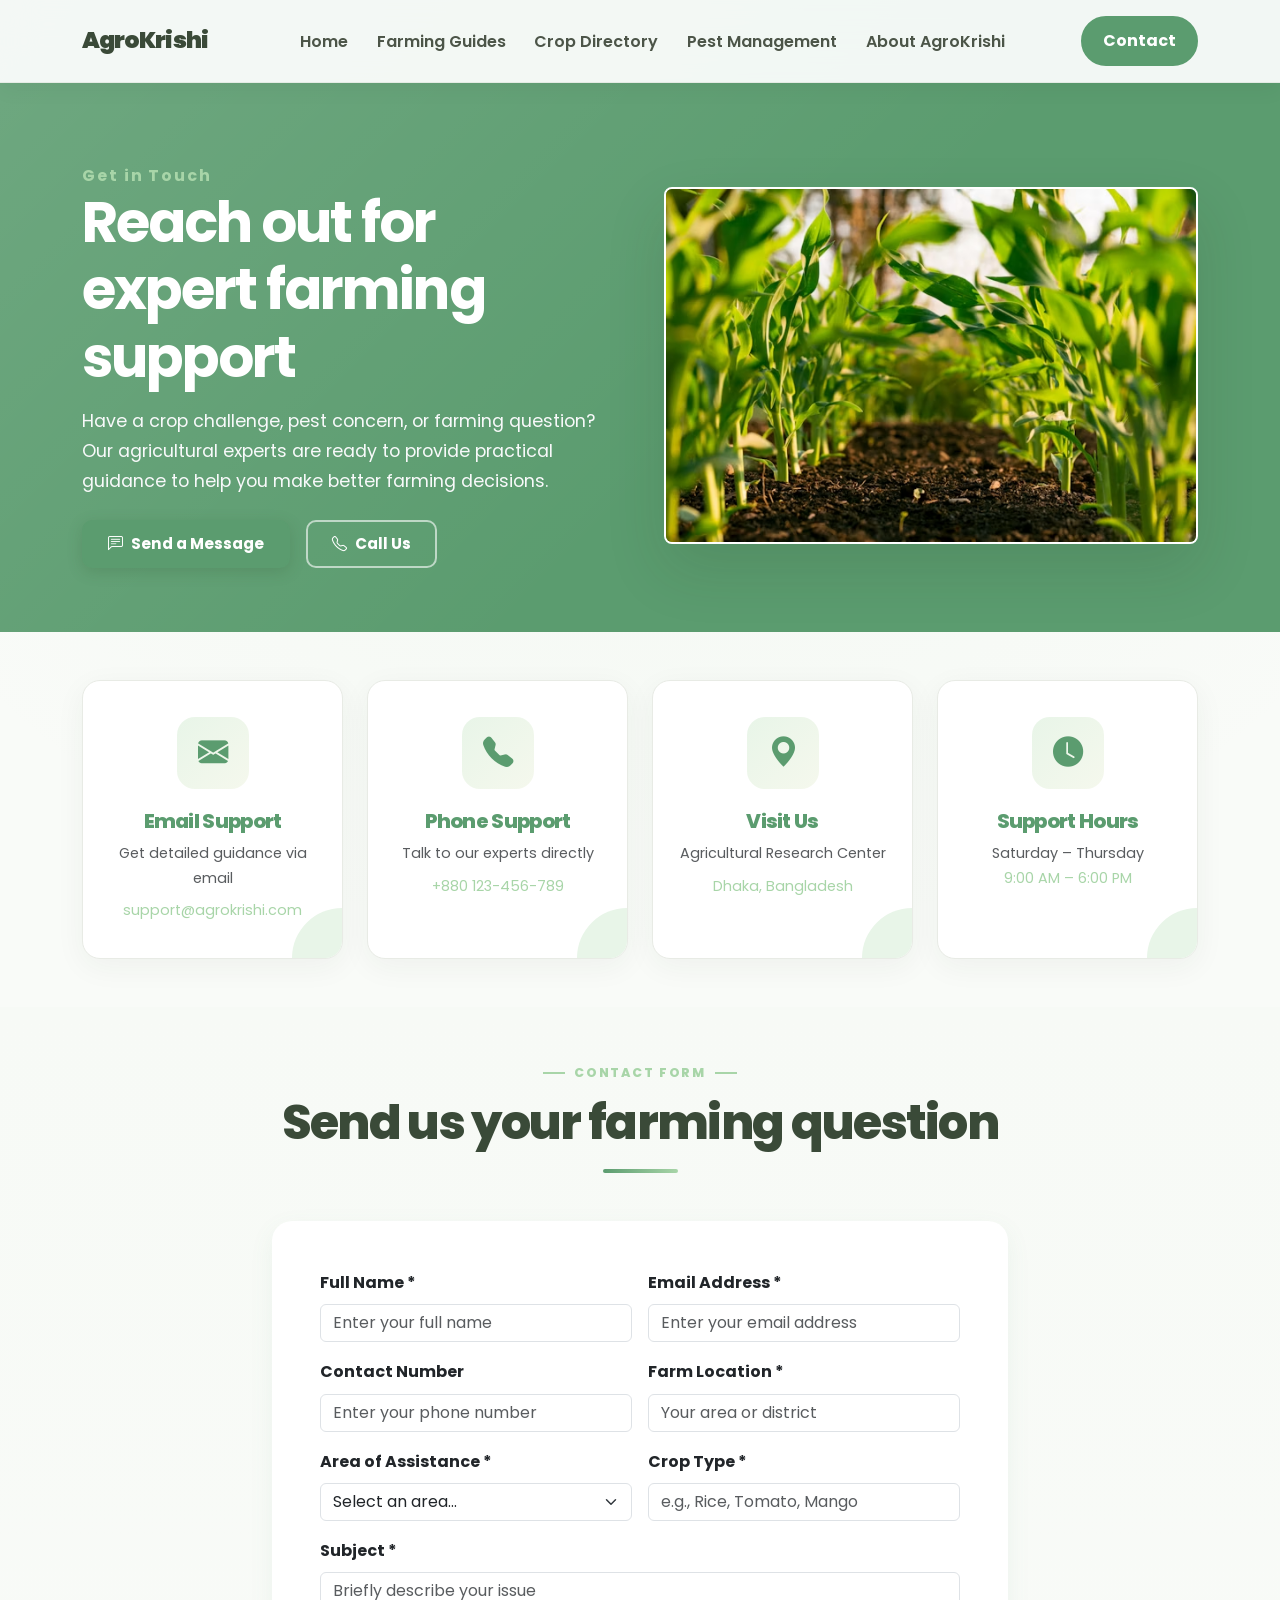
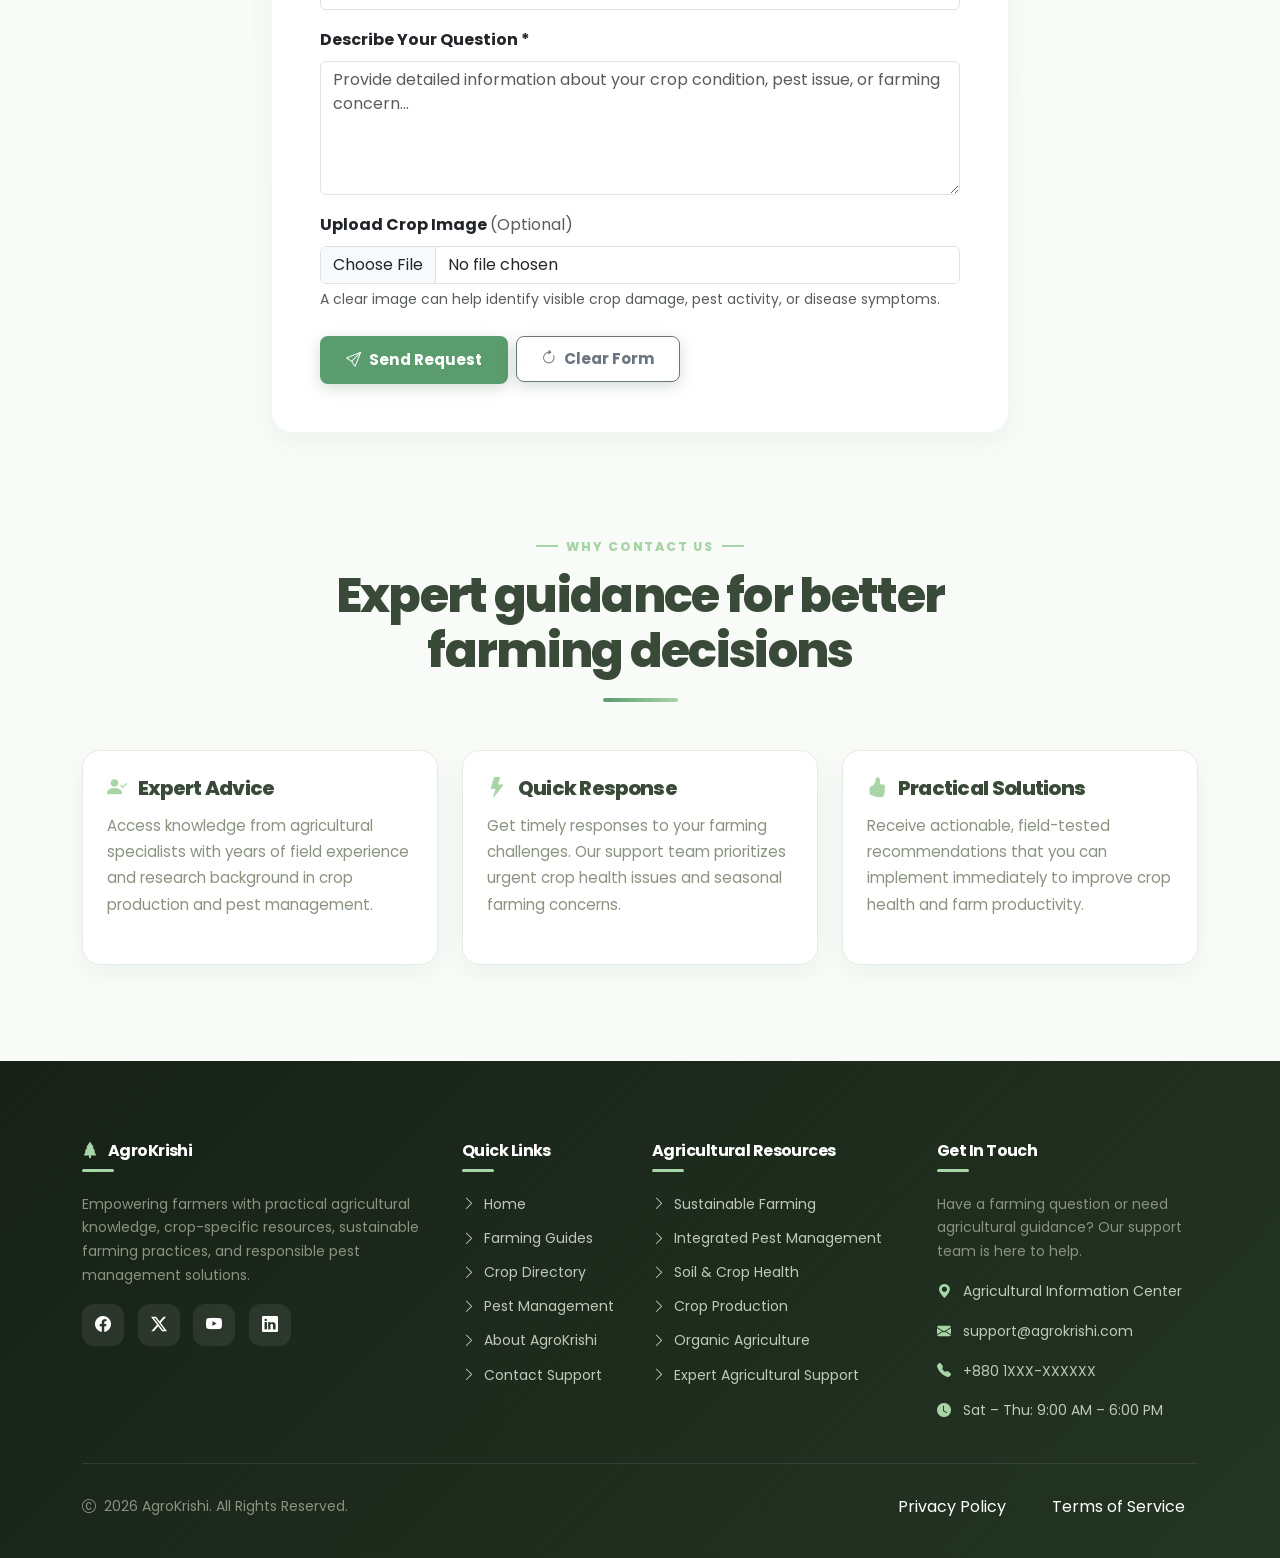
<file: contact.html>
<!DOCTYPE html>
<html lang="en">

<head>
  <meta charset="UTF-8">
  <meta name="viewport" content="width=device-width, initial-scale=1.0">
  <meta name="description"
    content="Contact our agricultural extension experts for assistance with crop health and farming questions.">
  <title>Contact Agricultural Experts | Agricultural Information Hub</title>

  <link href="https://cdn.jsdelivr.net/npm/bootstrap@5.3.3/dist/css/bootstrap.min.css" rel="stylesheet">
  <link href="https://cdn.jsdelivr.net/npm/bootstrap-icons@1.11.3/font/bootstrap-icons.min.css" rel="stylesheet">
  <!-- Poppins Font from Google Fonts -->
  <link href="https://fonts.googleapis.com/css2?family=Poppins:wght@400;500;600;700;800;900&display=swap" rel="stylesheet">
  <link rel="stylesheet" href="assets/css/style.css">
</head>

<body>

  <header>
    <nav class="navbar navbar-expand-lg navbar-agri fixed-top">
      <div class="container">

        <a class="navbar-brand" href="index.html">
          <span>AgroKrishi</span>
        </a>


        <button class="navbar-toggler" type="button" data-bs-toggle="collapse" data-bs-target="#navbarAgriContent"
          aria-controls="navbarAgriContent" aria-expanded="false" aria-label="Toggle navigation">

          <span class="navbar-toggler-icon"></span>

        </button>


        <div class="collapse navbar-collapse" id="navbarAgriContent">

          <ul class="navbar-nav mx-auto mb-2 mb-lg-0">

            <li class="nav-item">
              <a class="nav-link active" aria-current="page" href="index.html">
                Home
              </a>
            </li>

            <li class="nav-item">
              <a class="nav-link" href="farming-guides.html">
                Farming Guides
              </a>
            </li>

            <li class="nav-item">
              <a class="nav-link" href="crop-details.html">
                Crop Directory
              </a>
            </li>

            <li class="nav-item">
              <a class="nav-link" href="pest-control.html">
                Pest Management
              </a>
            </li>

            <li class="nav-item">
              <a class="nav-link" href="about.html">
                About AgroKrishi
              </a>
            </li>


          </ul>


          <div class="d-flex">
            <a href="contact.html" class="btn btn-agri d-none d-lg-inline-block">
              Contact
            </a>
          </div>

        </div>

      </div>
    </nav>
  </header>

  <main>
    <section class="page-hero bg-agri-primary text-white pt-50">
      <div class="container pt-5">
        <div class="row align-items-center g-3 g-md-4 g-lg-5 py-4 py-md-5 py-lg-6">
          <div class="col-12 col-lg-6 mb-4 mb-lg-0 order-2 order-lg-1">
            <span class="sub-title text-agri-secondary fw-bold">Get in Touch</span>
            <h1 class="text-white fw-bold mb-3" style="font-size: clamp(1.75rem, 5vw, 3.5rem); line-height: 1.2;">Reach out for expert farming support</h1>
            <p class="text-light opacity-90 mb-4" style="font-size: clamp(0.95rem, 2vw, 1.1rem); line-height: 1.7;">
              Have a crop challenge, pest concern, or farming question? Our agricultural experts are ready to provide practical guidance to help you make better farming decisions.
            </p>
            <div class="d-flex flex-wrap gap-2 gap-md-3 mt-2">
              <a href="#contactForm" class="btn btn-agri btn-lg-custom">
                <i class="bi bi-chat-left-text me-2"></i>Send a Message
              </a>
              <a href="tel:+880123456789" class="btn btn-agri-outline btn-outline-custom text-white">
                <i class="bi bi-telephone me-2"></i>Call Us
              </a>
            </div>
          </div>

          <div class="col-12 col-lg-6 order-1 order-lg-2">
            <img src="assets/img/Farming Guides.avif" alt="Agricultural support specialist" class="img-fluid rounded-3 rounded-lg-4 shadow-lg border border-white border-2 border-lg-3 w-100" style="max-height: 500px; object-fit: cover;">
          </div>
        </div>
      </div>
    </section>

    <section class="py-5">
      <div class="container">
        <div class="row g-4">
          <div class="col-lg-3 col-md-6">
            <div class="feature-box text-center">
              <div class="feature-icon-wrapper">
                <i class="bi bi-envelope-fill"></i>
              </div>
              <h5 class="text-agri-primary">Email Support</h5>
              <p class="text-muted small mb-2">Get detailed guidance via email</p>
              <p class="text-agri-secondary small mb-0">support@agrokrishi.com</p>
            </div>
          </div>


          
          <div class="col-lg-3 col-md-6">
            <div class="feature-box text-center">
              <div class="feature-icon-wrapper">
                <i class="bi bi-telephone-fill"></i>
              </div>
              <h5 class="text-agri-primary">Phone Support</h5>
              <p class="text-muted small mb-2">Talk to our experts directly</p>
              <p class="text-agri-secondary small mb-0">+880 123-456-789</p>
            </div>
          </div>




          <div class="col-lg-3 col-md-6">
            <div class="feature-box text-center">
              <div class="feature-icon-wrapper">
                <i class="bi bi-geo-alt-fill"></i>
              </div>
              <h5 class="text-agri-primary">Visit Us</h5>
              <p class="text-muted small mb-2">Agricultural Research Center</p>
              <p class="text-agri-secondary small mb-0">Dhaka, Bangladesh</p>
            </div>
          </div>

          <div class="col-lg-3 col-md-6">
            <div class="feature-box text-center">
              <div class="feature-icon-wrapper">
                <i class="bi bi-clock-fill"></i>
              </div>
              <h5 class="text-agri-primary">Support Hours</h5>
              <p class="text-muted small mb-0">Saturday – Thursday</p>
              <p class="text-agri-secondary small mb-0">9:00 AM – 6:00 PM</p>
            </div>
          </div>
        </div>
      </div>
    </section>

    <section class="py-5 bg-agri-light-subtle" id="contactForm">
      <div class="container">
        <div class="section-header mb-5">
          <span class="sub-title">Contact Form</span>
          <h2 class="main-title">Send us your farming question</h2>
          <div class="divider"></div>
        </div>

        <div class="row g-4 justify-content-center">
          <div class="col-lg-8">
            <div class="card agri-card border-0 rounded-4 p-4 p-md-5">
              <form id="agriContactForm" class="needs-validation" novalidate>
                <div class="row g-3">
                  <div class="col-md-6">
                    <label for="fullName" class="form-label fw-bold text-agri-dark">Full Name *</label>
                    <input type="text" class="form-control form-control-agri" id="fullName" placeholder="Enter your full name" required>
                    <div class="invalid-feedback">Please enter your full name.</div>
                  </div>

                  <div class="col-md-6">
                    <label for="emailAddress" class="form-label fw-bold text-agri-dark">Email Address *</label>
                    <input type="email" class="form-control form-control-agri" id="emailAddress" placeholder="Enter your email address" required>
                    <div class="invalid-feedback">Please enter a valid email address.</div>
                  </div>

                  <div class="col-md-6">
                    <label for="phoneNumber" class="form-label fw-bold text-agri-dark">Contact Number</label>
                    <input type="tel" class="form-control form-control-agri" id="phoneNumber" placeholder="Enter your phone number">
                  </div>

                  <div class="col-md-6">
                    <label for="farmLocation" class="form-label fw-bold text-agri-dark">Farm Location *</label>
                    <input type="text" class="form-control form-control-agri" id="farmLocation" placeholder="Your area or district" required>
                    <div class="invalid-feedback">Please enter your farm location.</div>
                  </div>

                  <div class="col-md-6">
                    <label for="topicArea" class="form-label fw-bold text-agri-dark">Area of Assistance *</label>
                    <select class="form-select form-control-agri" id="topicArea" required>
                      <option value="" selected disabled>Select an area...</option>
                      <option value="crop">Crop Cultivation</option>
                      <option value="pest">Pest & Disease Management</option>
                      <option value="soil">Soil & Nutrient Management</option>
                      <option value="irrigation">Irrigation & Water Management</option>
                      <option value="organic">Organic & Sustainable Farming</option>
                      <option value="other">Other</option>
                    </select>
                    <div class="invalid-feedback">Please select an area of assistance.</div>
                  </div>

                  <div class="col-md-6">
                    <label for="cropType" class="form-label fw-bold text-agri-dark">Crop Type *</label>
                    <input type="text" class="form-control form-control-agri" id="cropType" placeholder="e.g., Rice, Tomato, Mango" required>
                    <div class="invalid-feedback">Please enter the crop type.</div>
                  </div>

                  <div class="col-12">
                    <label for="subject" class="form-label fw-bold text-agri-dark">Subject *</label>
                    <input type="text" class="form-control form-control-agri" id="subject" placeholder="Briefly describe your issue" required>
                    <div class="invalid-feedback">Please enter a subject.</div>
                  </div>

                  <div class="col-12">
                    <label for="message" class="form-label fw-bold text-agri-dark">Describe Your Question *</label>
                    <textarea class="form-control form-control-agri" id="message" rows="5" placeholder="Provide detailed information about your crop condition, pest issue, or farming concern..." required></textarea>
                    <div class="invalid-feedback">Please provide details about your question.</div>
                  </div>

                  <div class="col-12">
                    <label for="fileAttachment" class="form-label fw-bold text-agri-dark">Upload Crop Image <span class="text-muted fw-normal">(Optional)</span></label>
                    <input class="form-control form-control-agri" type="file" id="fileAttachment" accept="image/*">
                    <div class="form-text">A clear image can help identify visible crop damage, pest activity, or disease symptoms.</div>
                  </div>

                  <div class="col-12 mt-4 d-flex flex-wrap gap-2">
                    <button type="submit" class="btn btn-agri btn-lg-custom">
                      <i class="bi bi-send me-2"></i>Send Request
                    </button>
                    <button type="reset" class="btn btn-lg-custom btn-outline-secondary">
                      <i class="bi bi-arrow-clockwise me-2"></i>Clear Form
                    </button>
                  </div>
                </div>
              </form>
              <div id="formFeedbackAlert" class="d-none mt-3"></div>
            </div>
          </div>
        </div>
      </div>
    </section>

    <section class="py-5">
      <div class="container">
        <div class="section-header mb-5">
          <span class="sub-title">Why Contact Us</span>
          <h2 class="main-title">Expert guidance for better farming decisions</h2>
          <div class="divider"></div>
        </div>

        <div class="row g-4">
          <div class="col-md-4">
            <div class="card agri-card h-100">
              <div class="agri-card-body">
                <h3 class="agri-card-title">
                  <i class="bi bi-person-check-fill me-2"></i>
                  Expert Advice
                </h3>
                <p class="agri-card-text">Access knowledge from agricultural specialists with years of field experience and research background in crop production and pest management.</p>
              </div>
            </div>
          </div>

          <div class="col-md-4">
            <div class="card agri-card h-100">
              <div class="agri-card-body">
                <h3 class="agri-card-title">
                  <i class="bi bi-lightning-fill me-2"></i>
                  Quick Response
                </h3>
                <p class="agri-card-text">Get timely responses to your farming challenges. Our support team prioritizes urgent crop health issues and seasonal farming concerns.</p>
              </div>
            </div>
          </div>

          <div class="col-md-4">
            <div class="card agri-card h-100">
              <div class="agri-card-body">
                <h3 class="agri-card-title">
                  <i class="bi bi-hand-thumbs-up-fill me-2"></i>
                  Practical Solutions
                </h3>
                <p class="agri-card-text">Receive actionable, field-tested recommendations that you can implement immediately to improve crop health and farm productivity.</p>
              </div>
            </div>
          </div>
        </div>
      </div>
    </section>
  </main>


  <footer class="agri-footer">

    <div class="container">

      <div class="row g-4 mb-4">

        <!-- Brand & About -->
        <div class="col-lg-4 col-md-6">

          <h5 class="fw-bold">

            <i class="bi bi-tree-fill text-agri-secondary me-2"></i>

            AgroKrishi

          </h5>

          <p class="small text-light-50">

            Empowering farmers with practical agricultural knowledge,
            crop-specific resources, sustainable farming practices,
            and responsible pest management solutions.

          </p>


          <!-- Social Links -->
          <div class="d-flex gap-2 mt-3">

            <a href="#" class="social-icon-btn" aria-label="Facebook">

              <i class="bi bi-facebook"></i>

            </a>


            <a href="#" class="social-icon-btn" aria-label="X">

              <i class="bi bi-twitter-x"></i>

            </a>


            <a href="#" class="social-icon-btn" aria-label="YouTube">

              <i class="bi bi-youtube"></i>

            </a>


            <a href="#" class="social-icon-btn" aria-label="LinkedIn">

              <i class="bi bi-linkedin"></i>

            </a>

          </div>

        </div>



        <!-- Quick Links -->
        <div class="col-lg-2 col-md-6">

          <h5 class="fw-bold">
            Quick Links
          </h5>

          <ul class="agri-footer-links small">

            <li>
              <a href="index.html">
                <i class="bi bi-chevron-right me-1"></i>
                Home
              </a>
            </li>

            <li>
              <a href="farming-guides.html">
                <i class="bi bi-chevron-right me-1"></i>
                Farming Guides
              </a>
            </li>

            <li>
              <a href="crop-details.html">
                <i class="bi bi-chevron-right me-1"></i>
                Crop Directory
              </a>
            </li>

            <li>
              <a href="pest-control.html">
                <i class="bi bi-chevron-right me-1"></i>
                Pest Management
              </a>
            </li>

            <li>
              <a href="about.html">
                <i class="bi bi-chevron-right me-1"></i>
                About AgroKrishi
              </a>
            </li>

            <li>
              <a href="contact.html">
                <i class="bi bi-chevron-right me-1"></i>
                Contact Support
              </a>
            </li>

          </ul>

        </div>



        <!-- Agricultural Resources -->
        <div class="col-lg-3 col-md-6">

          <h5 class="fw-bold">
            Agricultural Resources
          </h5>

          <ul class="agri-footer-links small">

            <li>
              <a href="farming-guides.html">
                <i class="bi bi-chevron-right me-1"></i>
                Sustainable Farming
              </a>
            </li>

            <li>
              <a href="pest-control.html">
                <i class="bi bi-chevron-right me-1"></i>
                Integrated Pest Management
              </a>
            </li>

            <li>
              <a href="crop-details.html">
                <i class="bi bi-chevron-right me-1"></i>
                Soil & Crop Health
              </a>
            </li>

            <li>
              <a href="crop-details.html">
                <i class="bi bi-chevron-right me-1"></i>
                Crop Production
              </a>
            </li>

            <li>
              <a href="farming-guides.html">
                <i class="bi bi-chevron-right me-1"></i>
                Organic Agriculture
              </a>
            </li>

            <li>
              <a href="contact.html">
                <i class="bi bi-chevron-right me-1"></i>
                Expert Agricultural Support
              </a>
            </li>

          </ul>

        </div>



        <!-- Contact -->
        <div class="col-lg-3 col-md-6">

          <h5 class="fw-bold">
            Get In Touch
          </h5>

          <p class="small text-light-50 mb-3">

            Have a farming question or need agricultural
            guidance? Our support team is here to help.

          </p>


          <ul class="list-unstyled small text-light-50">

            <li class="mb-3">

              <i class="bi bi-geo-alt-fill text-agri-secondary me-2"></i>

              Agricultural Information Center

            </li>


            <li class="mb-3">

              <i class="bi bi-envelope-fill text-agri-secondary me-2"></i>

              support@agrokrishi.com

            </li>


            <li class="mb-3">

              <i class="bi bi-telephone-fill text-agri-secondary me-2"></i>

              +880 1XXX-XXXXXX

            </li>


            <li>

              <i class="bi bi-clock-fill text-agri-secondary me-2"></i>

              Sat – Thu: 9:00 AM – 6:00 PM

            </li>

          </ul>

        </div>

      </div>



      <!-- Divider -->
      <hr class="border-secondary my-4">



      <!-- Bottom Footer -->
      <div class="row align-items-center small">

        <div class="col-md-6 text-center text-md-start">
          <p class="mb-0">
            <i class="bi bi-c-circle me-1"></i>
            2026 AgroKrishi. All Rights Reserved.
          </p>
        </div>


        <div class="col-md-6 text-center text-md-end mt-2 mt-md-0">
          <a href="#" class="btn text-white me-3">
            Privacy Policy
          </a>

          <a href="#" class="btn text-white">
            Terms of Service
          </a>
        </div>
      </div>

    </div>

  </footer>

  <script src="https://cdn.jsdelivr.net/npm/bootstrap@5.3.3/dist/js/bootstrap.bundle.min.js"></script>
  <script src="assets/js/script.js"></script>
</body>

</html>
</file>
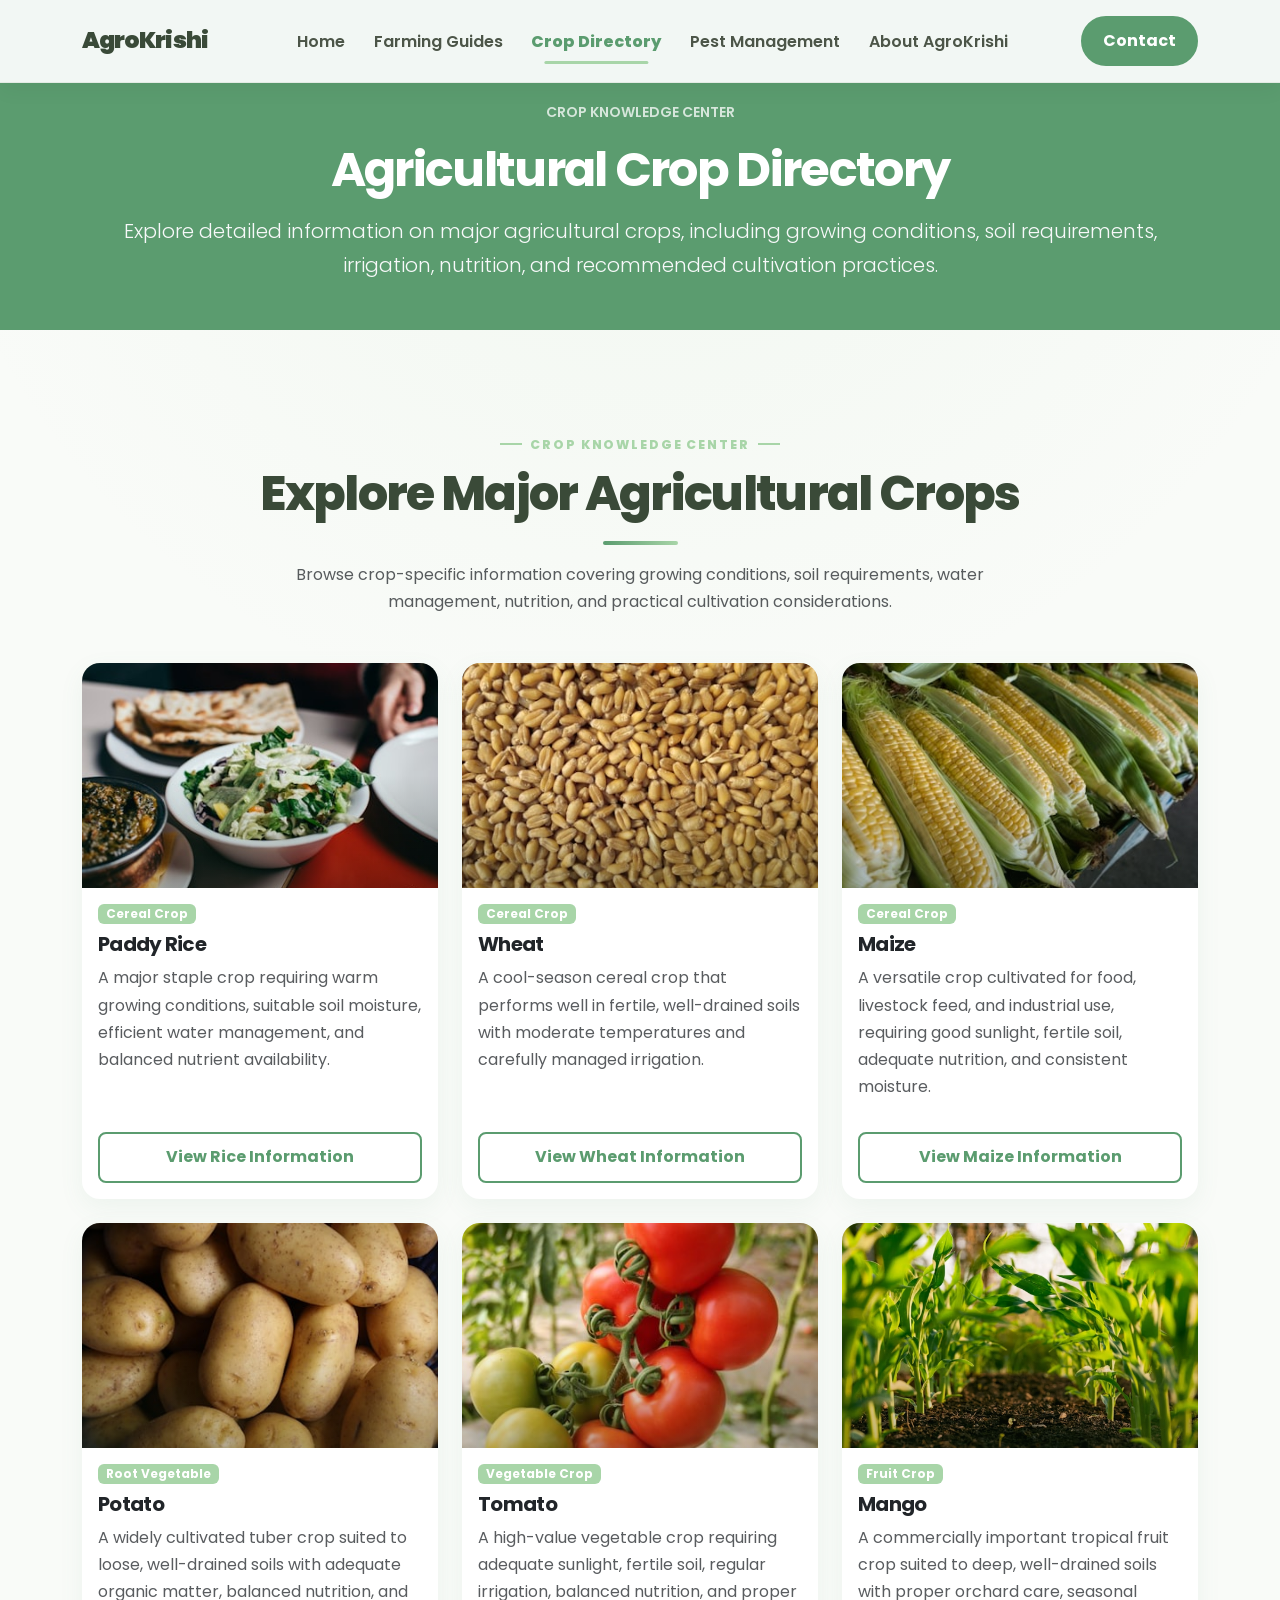
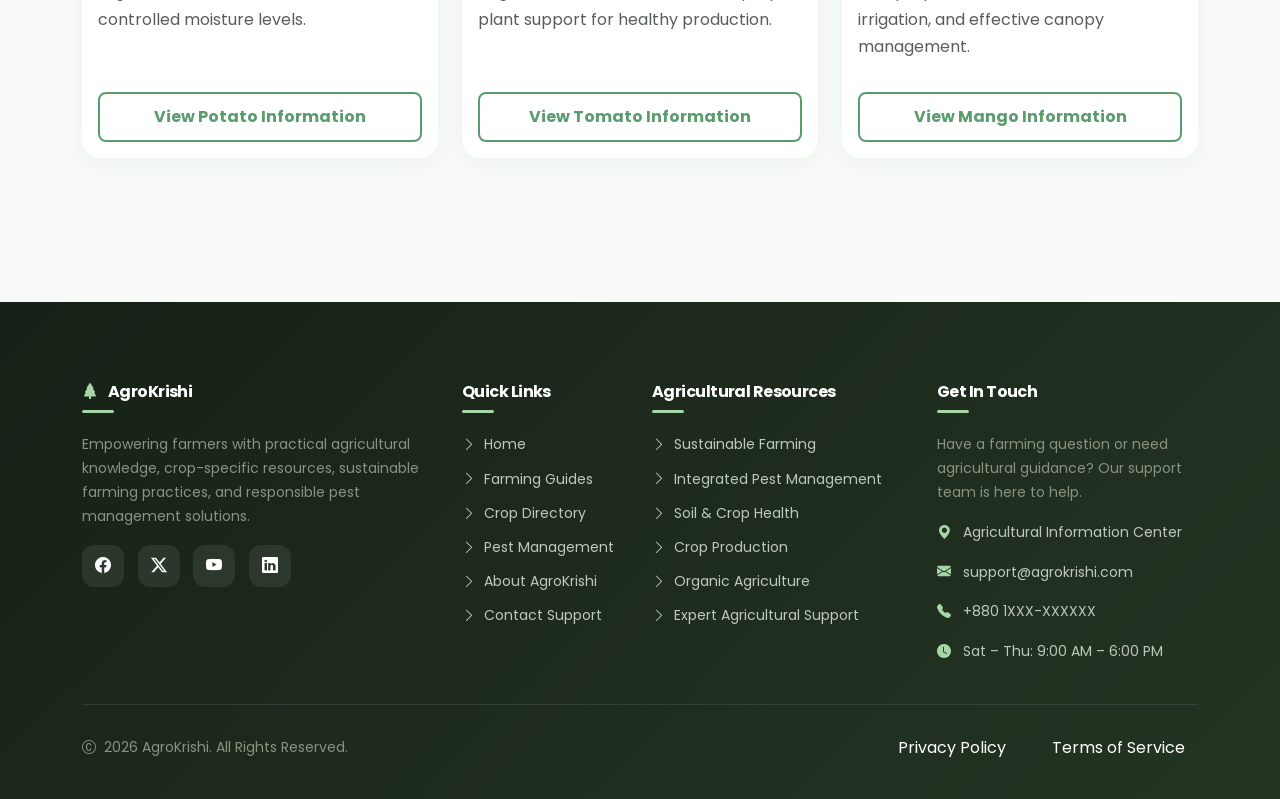
<file: crop-details.html>
<!DOCTYPE html>
<html lang="en">

<head>
  <meta charset="UTF-8">
  <meta name="viewport" content="width=device-width, initial-scale=1.0">
  <meta name="description" content="Explore details about various crops, soil requirements, and farming practices.">
  <title>Crop Directory | Agricultural Information Hub</title>

  <link href="https://cdn.jsdelivr.net/npm/bootstrap@5.3.3/dist/css/bootstrap.min.css" rel="stylesheet">
  <link href="https://cdn.jsdelivr.net/npm/bootstrap-icons@1.11.3/font/bootstrap-icons.min.css" rel="stylesheet">
  <!-- Poppins Font from Google Fonts -->
  <link href="https://fonts.googleapis.com/css2?family=Poppins:wght@400;500;600;700;800;900&display=swap" rel="stylesheet">
  <link rel="stylesheet" href="assets/css/style.css">
</head>

<body>



  <header>
    <nav class="navbar navbar-expand-lg navbar-agri fixed-top">
      <div class="container">

        <a class="navbar-brand" href="index.html">
          <span>AgroKrishi</span>
        </a>


        <button class="navbar-toggler" type="button" data-bs-toggle="collapse" data-bs-target="#navbarAgriContent"
          aria-controls="navbarAgriContent" aria-expanded="false" aria-label="Toggle navigation">

          <span class="navbar-toggler-icon"></span>

        </button>


        <div class="collapse navbar-collapse" id="navbarAgriContent">

          <ul class="navbar-nav mx-auto mb-2 mb-lg-0">

            <li class="nav-item">
              <a class="nav-link active" aria-current="page" href="index.html">
                Home
              </a>
            </li>

            <li class="nav-item">
              <a class="nav-link" href="farming-guides.html">
                Farming Guides
              </a>
            </li>

            <li class="nav-item">
              <a class="nav-link" href="crop-details.html">
                Crop Directory
              </a>
            </li>

            <li class="nav-item">
              <a class="nav-link" href="pest-control.html">
                Pest Management
              </a>
            </li>

            <li class="nav-item">
              <a class="nav-link" href="about.html">
                About AgroKrishi
              </a>
            </li>


          </ul>


          <div class="d-flex">
            <a href="contact.html" class="btn btn-agri d-none d-lg-inline-block">
              Contact
            </a>
          </div>

        </div>

      </div>
    </nav>
  </header>
  


  <section class="bg-agri-primary text-white pt-50">
    <div class="container py-5 text-center">
  
      <span class="d-inline-block mb-3 text-uppercase fw-semibold small opacity-75">
        Crop Knowledge Center
      </span>
  
      <h1 class="text-white display-5 fw-bold mb-3">
        Agricultural Crop Directory
      </h1>
  
      <p class="lead max-w-700 mx-auto text-light opacity-90 mb-0">
        Explore detailed information on major agricultural crops,
        including growing conditions, soil requirements, irrigation,
        nutrition, and recommended cultivation practices.
      </p>
  
    </div>
  </section>

  <!-- CROPS GRID -->
  <main class="py-5 ">
    <!-- HERO HEADER -->


    <!-- CROP DIRECTORY -->
<section class="py-5">

  <div class="container">

    <!-- Section Header -->
    <div class="section-header text-center mb-5">

      <span class="sub-title">
        Crop Knowledge Center
      </span>

      <h2 class="main-title">
        Explore Major Agricultural Crops
      </h2>

      <div class="divider mx-auto"></div>

      <p class="text-muted mx-auto mt-3" style="max-width: 700px;">
        Browse crop-specific information covering growing conditions,
        soil requirements, water management, nutrition, and practical
        cultivation considerations.
      </p>

    </div>


    <div class="row g-4">

      <!-- 1. Rice -->
      <div class="col-md-6 col-lg-4">
        <div class="card agri-card h-100 border-0 overflow-hidden">
          <div class="agri-card-img-wrap">
            <img src="assets/crops/01.jpg" class="card-img-top" alt="Paddy Rice Crop" loading="lazy">
          </div>
          <div class="card-body d-flex flex-column">
            <span class="badge bg-agri-secondary text-agri-dark align-self-start mb-2">Cereal Crop</span>
            <h5 class="card-title fw-bold">Paddy Rice</h5>
            <p class="card-text text-muted flex-grow-1">A major staple crop requiring warm growing conditions, suitable soil moisture, efficient water management, and balanced nutrient availability.</p>
            <a href="crop-details-single.html?crop=rice" class="btn btn-agri-outline w-100 mt-3">View Rice Information</a>
          </div>
        </div>
      </div>

      <!-- 2. Wheat -->
      <div class="col-md-6 col-lg-4">
        <div class="card agri-card h-100 border-0 overflow-hidden">
          <div class="agri-card-img-wrap">
            <img src="assets/crops/02.jpg" class="card-img-top" alt="Wheat Crop" loading="lazy">
          </div>
          <div class="card-body d-flex flex-column">
            <span class="badge bg-agri-secondary text-agri-dark align-self-start mb-2">Cereal Crop</span>
            <h5 class="card-title fw-bold">Wheat</h5>
            <p class="card-text text-muted flex-grow-1">A cool-season cereal crop that performs well in fertile, well-drained soils with moderate temperatures and carefully managed irrigation.</p>
            <a href="crop-details-single.html?crop=wheat" class="btn btn-agri-outline w-100 mt-3">View Wheat Information</a>
          </div>
        </div>
      </div>

      <!-- 3. Maize -->
      <div class="col-md-6 col-lg-4">
        <div class="card agri-card h-100 border-0 overflow-hidden">
          <div class="agri-card-img-wrap">
            <img src="assets/crops/03.jpg" class="card-img-top" alt="Maize Crop" loading="lazy">
          </div>
          <div class="card-body d-flex flex-column">
            <span class="badge bg-agri-secondary text-agri-dark align-self-start mb-2">Cereal Crop</span>
            <h5 class="card-title fw-bold">Maize</h5>
            <p class="card-text text-muted flex-grow-1">A versatile crop cultivated for food, livestock feed, and industrial use, requiring good sunlight, fertile soil, adequate nutrition, and consistent moisture.</p>
            <a href="crop-details-single.html?crop=maize" class="btn btn-agri-outline w-100 mt-3">View Maize Information</a>
          </div>
        </div>
      </div>

      <!-- 4. Potato -->
      <div class="col-md-6 col-lg-4">
        <div class="card agri-card h-100 border-0 overflow-hidden">
          <div class="agri-card-img-wrap">
            <img src="assets/crops/04.jpg" class="card-img-top" alt="Potato Crop" loading="lazy">
          </div>
          <div class="card-body d-flex flex-column">
            <span class="badge bg-agri-secondary text-agri-dark align-self-start mb-2">Root Vegetable</span>
            <h5 class="card-title fw-bold">Potato</h5>
            <p class="card-text text-muted flex-grow-1">A widely cultivated tuber crop suited to loose, well-drained soils with adequate organic matter, balanced nutrition, and controlled moisture levels.</p>
            <a href="crop-details-single.html?crop=potato" class="btn btn-agri-outline w-100 mt-3">View Potato Information</a>
          </div>
        </div>
      </div>

      <!-- 5. Tomato -->
      <div class="col-md-6 col-lg-4">
        <div class="card agri-card h-100 border-0 overflow-hidden">
          <div class="agri-card-img-wrap">
            <img src="assets/crops/05.jpg" class="card-img-top" alt="Tomato Crop" loading="lazy">
          </div>
          <div class="card-body d-flex flex-column">
            <span class="badge bg-agri-secondary text-agri-dark align-self-start mb-2">Vegetable Crop</span>
            <h5 class="card-title fw-bold">Tomato</h5>
            <p class="card-text text-muted flex-grow-1">A high-value vegetable crop requiring adequate sunlight, fertile soil, regular irrigation, balanced nutrition, and proper plant support for healthy production.</p>
            <a href="crop-details-single.html?crop=tomato" class="btn btn-agri-outline w-100 mt-3">View Tomato Information</a>
          </div>
        </div>
      </div>

      <!-- 6. Mango -->
      <div class="col-md-6 col-lg-4">
        <div class="card agri-card h-100 border-0 overflow-hidden">
          <div class="agri-card-img-wrap">
            <img src="assets/img/Farming Guides.avif" class="card-img-top" alt="Mango Crop" loading="lazy">
          </div>
          <div class="card-body d-flex flex-column">
            <span class="badge bg-agri-secondary text-agri-dark align-self-start mb-2">Fruit Crop</span>
            <h5 class="card-title fw-bold">Mango</h5>
            <p class="card-text text-muted flex-grow-1">A commercially important tropical fruit crop suited to deep, well-drained soils with proper orchard care, seasonal irrigation, and effective canopy management.</p>
            <a href="crop-details-single.html?crop=mango" class="btn btn-agri-outline w-100 mt-3">View Mango Information</a>
          </div>
        </div>
      </div>

    </div>

  </div>

</section>
  </main>
  <footer class="agri-footer">

    <div class="container">

      <div class="row g-4 mb-4">

        <!-- Brand & About -->
        <div class="col-lg-4 col-md-6">

          <h5 class="fw-bold">

            <i class="bi bi-tree-fill text-agri-secondary me-2"></i>

            AgroKrishi

          </h5>

          <p class="small text-light-50">

            Empowering farmers with practical agricultural knowledge,
            crop-specific resources, sustainable farming practices,
            and responsible pest management solutions.

          </p>


          <!-- Social Links -->
          <div class="d-flex gap-2 mt-3">

            <a href="#" class="social-icon-btn" aria-label="Facebook">

              <i class="bi bi-facebook"></i>

            </a>


            <a href="#" class="social-icon-btn" aria-label="X">

              <i class="bi bi-twitter-x"></i>

            </a>


            <a href="#" class="social-icon-btn" aria-label="YouTube">

              <i class="bi bi-youtube"></i>

            </a>


            <a href="#" class="social-icon-btn" aria-label="LinkedIn">

              <i class="bi bi-linkedin"></i>

            </a>

          </div>

        </div>



        <!-- Quick Links -->
        <div class="col-lg-2 col-md-6">

          <h5 class="fw-bold">
            Quick Links
          </h5>

          <ul class="agri-footer-links small">

            <li>
              <a href="index.html">
                <i class="bi bi-chevron-right me-1"></i>
                Home
              </a>
            </li>

            <li>
              <a href="farming-guides.html">
                <i class="bi bi-chevron-right me-1"></i>
                Farming Guides
              </a>
            </li>

            <li>
              <a href="crop-details.html">
                <i class="bi bi-chevron-right me-1"></i>
                Crop Directory
              </a>
            </li>

            <li>
              <a href="pest-control.html">
                <i class="bi bi-chevron-right me-1"></i>
                Pest Management
              </a>
            </li>

            <li>
              <a href="about.html">
                <i class="bi bi-chevron-right me-1"></i>
                About AgroKrishi
              </a>
            </li>

            <li>
              <a href="contact.html">
                <i class="bi bi-chevron-right me-1"></i>
                Contact Support
              </a>
            </li>

          </ul>

        </div>



        <!-- Agricultural Resources -->
        <div class="col-lg-3 col-md-6">

          <h5 class="fw-bold">
            Agricultural Resources
          </h5>

          <ul class="agri-footer-links small">

            <li>
              <a href="farming-guides.html">
                <i class="bi bi-chevron-right me-1"></i>
                Sustainable Farming
              </a>
            </li>

            <li>
              <a href="pest-control.html">
                <i class="bi bi-chevron-right me-1"></i>
                Integrated Pest Management
              </a>
            </li>

            <li>
              <a href="crop-details.html">
                <i class="bi bi-chevron-right me-1"></i>
                Soil & Crop Health
              </a>
            </li>

            <li>
              <a href="crop-details.html">
                <i class="bi bi-chevron-right me-1"></i>
                Crop Production
              </a>
            </li>

            <li>
              <a href="farming-guides.html">
                <i class="bi bi-chevron-right me-1"></i>
                Organic Agriculture
              </a>
            </li>

            <li>
              <a href="contact.html">
                <i class="bi bi-chevron-right me-1"></i>
                Expert Agricultural Support
              </a>
            </li>

          </ul>

        </div>



        <!-- Contact -->
        <div class="col-lg-3 col-md-6">

          <h5 class="fw-bold">
            Get In Touch
          </h5>

          <p class="small text-light-50 mb-3">

            Have a farming question or need agricultural
            guidance? Our support team is here to help.

          </p>


          <ul class="list-unstyled small text-light-50">

            <li class="mb-3">

              <i class="bi bi-geo-alt-fill text-agri-secondary me-2"></i>

              Agricultural Information Center

            </li>


            <li class="mb-3">

              <i class="bi bi-envelope-fill text-agri-secondary me-2"></i>

              support@agrokrishi.com

            </li>


            <li class="mb-3">

              <i class="bi bi-telephone-fill text-agri-secondary me-2"></i>

              +880 1XXX-XXXXXX

            </li>


            <li>

              <i class="bi bi-clock-fill text-agri-secondary me-2"></i>

              Sat – Thu: 9:00 AM – 6:00 PM

            </li>

          </ul>

        </div>

      </div>



      <!-- Divider -->
      <hr class="border-secondary my-4">



      <!-- Bottom Footer -->
      <div class="row align-items-center small">

        <div class="col-md-6 text-center text-md-start">
          <p class="mb-0">
            <i class="bi bi-c-circle me-1"></i>
            2026 AgroKrishi. All Rights Reserved.
          </p>
        </div>


        <div class="col-md-6 text-center text-md-end mt-2 mt-md-0">
          <a href="#" class="btn text-white me-3">
            Privacy Policy
          </a>

          <a href="#" class="btn text-white">
            Terms of Service
          </a>
        </div>
      </div>

    </div>

  </footer>

  <script src="https://cdn.jsdelivr.net/npm/bootstrap@5.3.3/dist/js/bootstrap.bundle.min.js"></script>
  <script src="assets/js/script.js"></script>
</body>

</html>
</file>
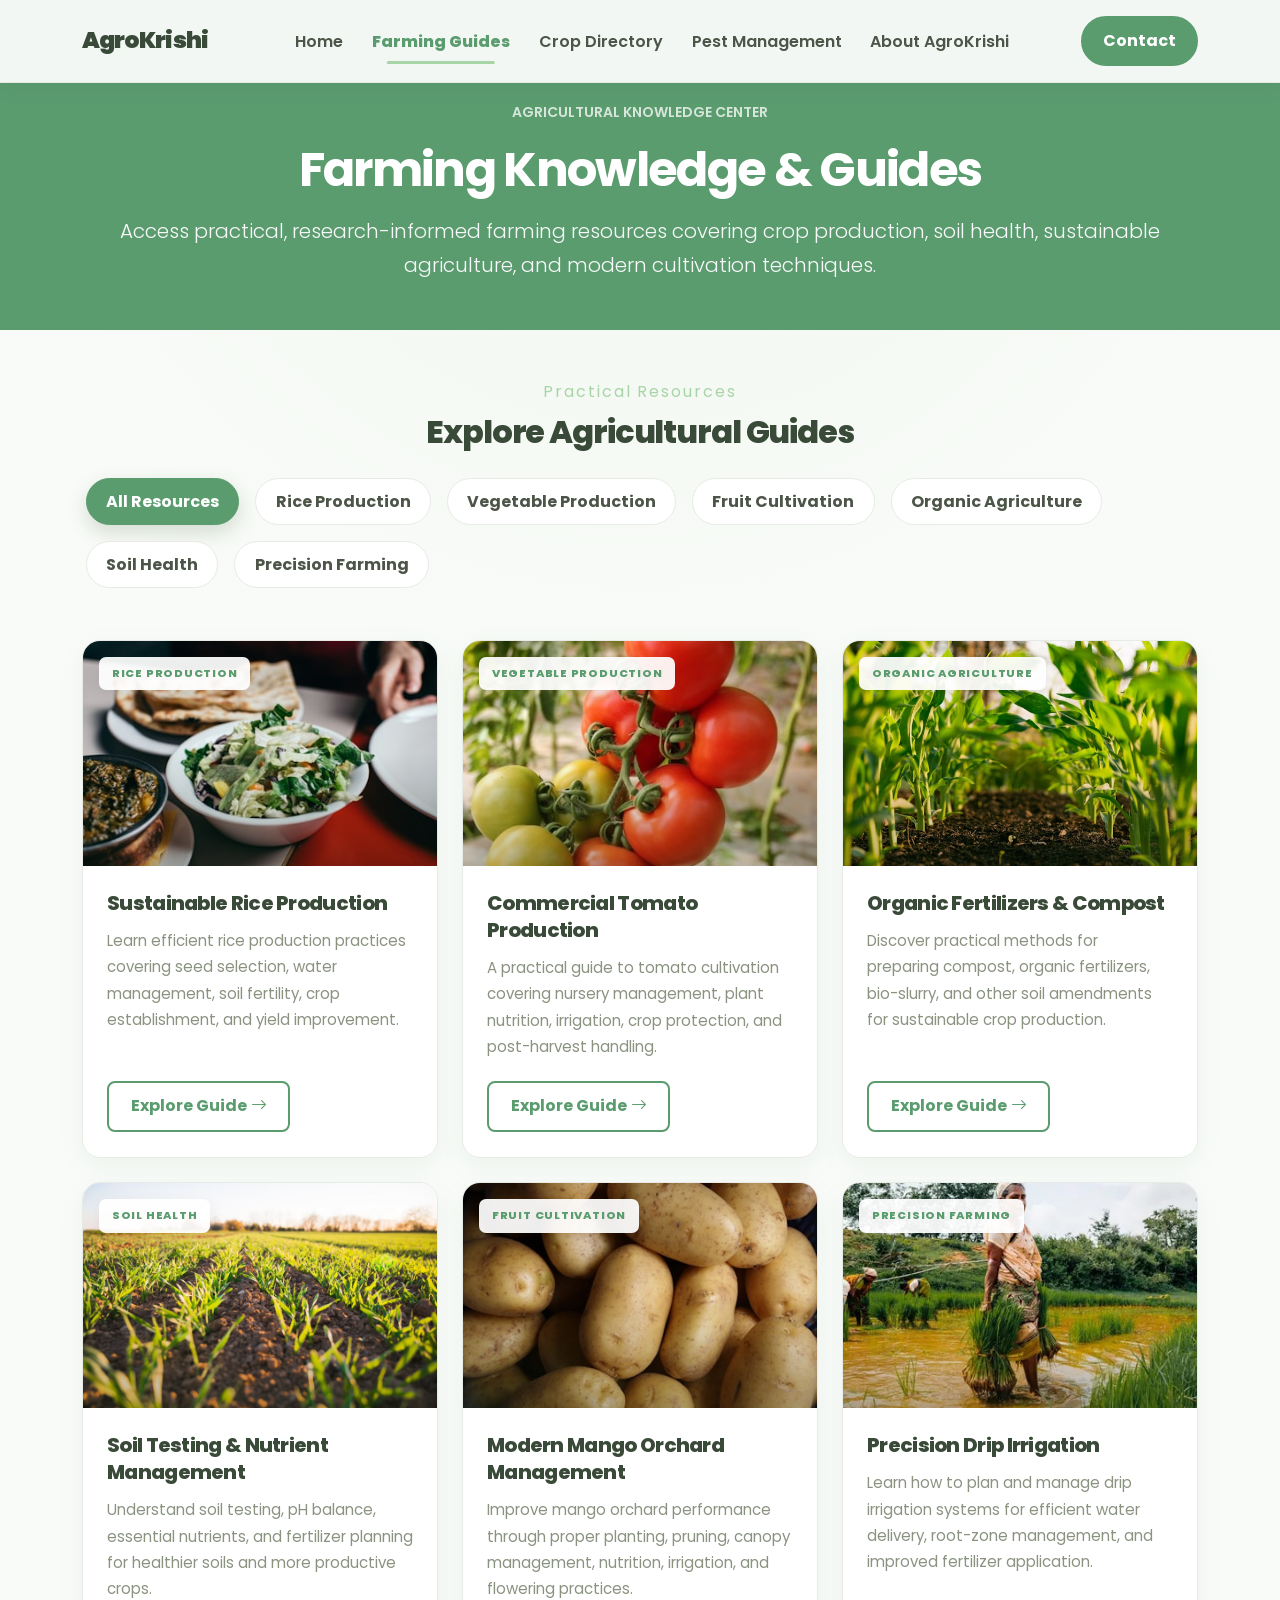
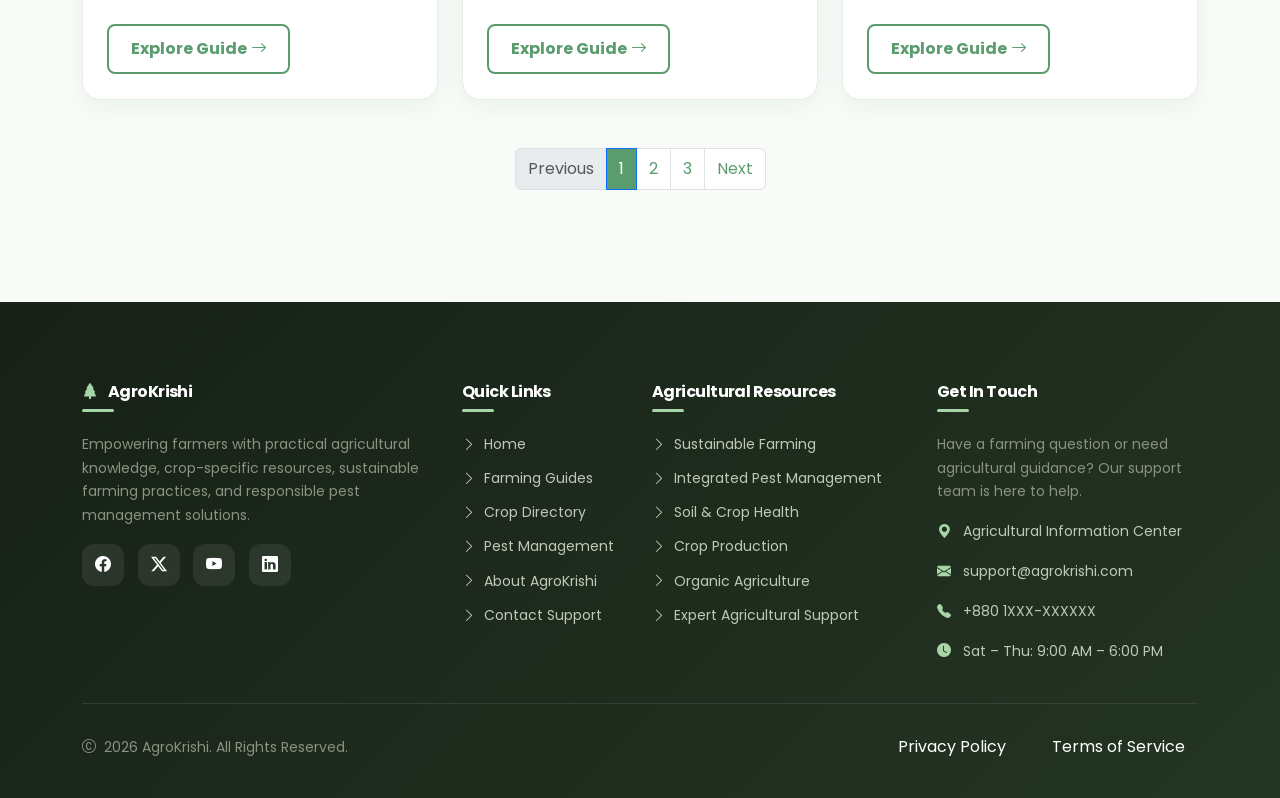
<file: farming-guides.html>
<!DOCTYPE html>
<html lang="en">

<head>
  <meta charset="UTF-8">
  <meta name="viewport" content="width=device-width, initial-scale=1.0">
  <meta name="description"
    content="Explore practical farming guides, step-by-step crop tutorials, and agricultural best practices.">
  <title>Farming Guides | Agricultural Information Hub</title>

  <link href="https://cdn.jsdelivr.net/npm/bootstrap@5.3.3/dist/css/bootstrap.min.css" rel="stylesheet">
  <link href="https://cdn.jsdelivr.net/npm/bootstrap-icons@1.11.3/font/bootstrap-icons.min.css" rel="stylesheet">
  <!-- Poppins Font from Google Fonts -->
  <link href="https://fonts.googleapis.com/css2?family=Poppins:wght@400;500;600;700;800;900&display=swap" rel="stylesheet">
  <link rel="stylesheet" href="assets/css/style.css">
</head>

<body>

  
  
  <header>
    <nav class="navbar navbar-expand-lg navbar-agri fixed-top">
      <div class="container">

        <a class="navbar-brand" href="index.html">
          <span>AgroKrishi</span>
        </a>


        <button class="navbar-toggler" type="button" data-bs-toggle="collapse" data-bs-target="#navbarAgriContent"
          aria-controls="navbarAgriContent" aria-expanded="false" aria-label="Toggle navigation">

          <span class="navbar-toggler-icon"></span>

        </button>


        <div class="collapse navbar-collapse" id="navbarAgriContent">

          <ul class="navbar-nav mx-auto mb-2 mb-lg-0">

            <li class="nav-item">
              <a class="nav-link active" aria-current="page" href="index.html">
                Home
              </a>
            </li>

            <li class="nav-item">
              <a class="nav-link" href="farming-guides.html">
                Farming Guides
              </a>
            </li>

            <li class="nav-item">
              <a class="nav-link" href="crop-details.html">
                Crop Directory
              </a>
            </li>

            <li class="nav-item">
              <a class="nav-link" href="pest-control.html">
                Pest Management
              </a>
            </li>

            <li class="nav-item">
              <a class="nav-link" href="about.html">
                About AgroKrishi
              </a>
            </li>


          </ul>


          <div class="d-flex">
            <a href="contact.html" class="btn btn-agri d-none d-lg-inline-block">
              Contact
            </a>
          </div>

        </div>

      </div>
    </nav>
  </header>



  <main>
 
    <!-- HERO HEADER -->
    <section class="bg-agri-primary text-white pt-50">
      <div class="container py-5 text-center">

        <span class="d-inline-block mb-3 text-uppercase fw-semibold small opacity-75">
          Agricultural Knowledge Center
        </span>

        <h1 class="text-white display-5 fw-bold mb-3">
          Farming Knowledge & Guides
        </h1>

        <p class="lead max-w-700 mx-auto text-light opacity-90 mb-0">
          Access practical, research-informed farming resources covering
          crop production, soil health, sustainable agriculture, and
          modern cultivation techniques.
        </p>

      </div>
    </section>


    <!-- GUIDES CONTENT & FILTERS -->
    <section class="py-5">

      <div class="container">

        <!-- Section Intro -->
        <div class="text-center mb-4">

          <span class="sub-title">
            Practical Resources
          </span>

          <h2 class="main-title mt-2">
            Explore Agricultural Guides
          </h2>


        </div>


        <!-- Search & Filter -->
        <div class="row mb-5 align-items-center">

          <div class="col-12 mb-3 mb-lg-0">

            <div class="d-flex flex-wrap gap-2">

              <button class="filter-btn active" data-filter="all">
                All Resources
              </button>

              <button class="filter-btn" data-filter="rice">
                Rice Production
              </button>

              <button class="filter-btn" data-filter="vegetable">
                Vegetable Production
              </button>

              <button class="filter-btn" data-filter="fruit">
                Fruit Cultivation
              </button>

              <button class="filter-btn" data-filter="organic">
                Organic Agriculture
              </button>

              <button class="filter-btn" data-filter="soil">
                Soil Health
              </button>

              <button class="filter-btn" data-filter="modern">
                Precision Farming
              </button>

            </div>

          </div>

        </div>


        <!-- Guides Grid -->
        <div class="row g-4" id="guidesGrid">


          <!-- Guide 1 -->
          <div class="col-md-6 col-lg-4 filterable-item" data-category="rice">
            <div class="agri-card">
              <div class="agri-card-img-wrap">
                <img src="assets/crops/01.jpg" alt="Sustainable Rice Production" loading="lazy">
                <span class="agri-card-badge">Rice Production</span>
              </div>
              <div class="agri-card-body">
                <h3 class="agri-card-title">Sustainable Rice Production</h3>
                <p class="agri-card-text">Learn efficient rice production practices covering seed selection, water management, soil fertility, crop establishment, and yield improvement.</p>
                <a href="guide-details.html?guide=sri" class="btn btn-agri-outline mt-auto">Explore Guide <i class="bi bi-arrow-right ms-1"></i></a>
              </div>
            </div>
          </div>

          <!-- Guide 2 -->
          <div class="col-md-6 col-lg-4 filterable-item" data-category="vegetable">
            <div class="agri-card">
              <div class="agri-card-img-wrap">
                <img src="assets/crops/05.jpg" alt="Commercial Tomato Production" loading="lazy">
                <span class="agri-card-badge">Vegetable Production</span>
              </div>
              <div class="agri-card-body">
                <h3 class="agri-card-title">Commercial Tomato Production</h3>
                <p class="agri-card-text">A practical guide to tomato cultivation covering nursery management, plant nutrition, irrigation, crop protection, and post-harvest handling.</p>
                <a href="guide-details.html?guide=tomato" class="btn btn-agri-outline mt-auto">Explore Guide <i class="bi bi-arrow-right ms-1"></i></a>
              </div>
            </div>
          </div>

          <!-- Guide 3 -->
          <div class="col-md-6 col-lg-4 filterable-item" data-category="organic">
            <div class="agri-card">
              <div class="agri-card-img-wrap">
                <img src="assets/img/Farming Guides.avif" alt="Organic Fertilizer and Compost" loading="lazy">
                <span class="agri-card-badge">Organic Agriculture</span>
              </div>
              <div class="agri-card-body">
                <h3 class="agri-card-title">Organic Fertilizers & Compost</h3>
                <p class="agri-card-text">Discover practical methods for preparing compost, organic fertilizers, bio-slurry, and other soil amendments for sustainable crop production.</p>
                <a href="guide-details.html?guide=compost" class="btn btn-agri-outline mt-auto">Explore Guide <i class="bi bi-arrow-right ms-1"></i></a>
              </div>
            </div>
          </div>

          <!-- Guide 4 -->
          <div class="col-md-6 col-lg-4 filterable-item" data-category="soil">
            <div class="agri-card">
              <div class="agri-card-img-wrap">
                <img src="assets/img/introduction section.avif" alt="Soil Health and Nutrient Management" loading="lazy">
                <span class="agri-card-badge">Soil Health</span>
              </div>
              <div class="agri-card-body">
                <h3 class="agri-card-title">Soil Testing & Nutrient Management</h3>
                <p class="agri-card-text">Understand soil testing, pH balance, essential nutrients, and fertilizer planning for healthier soils and more productive crops.</p>
                <a href="guide-details.html?guide=soil" class="btn btn-agri-outline mt-auto">Explore Guide <i class="bi bi-arrow-right ms-1"></i></a>
              </div>
            </div>
          </div>

          <!-- Guide 5 -->
          <div class="col-md-6 col-lg-4 filterable-item" data-category="fruit">
            <div class="agri-card">
              <div class="agri-card-img-wrap">
                <img src="assets/crops/04.jpg" alt="Mango Orchard Management" loading="lazy">
                <span class="agri-card-badge">Fruit Cultivation</span>
              </div>
              <div class="agri-card-body">
                <h3 class="agri-card-title">Modern Mango Orchard Management</h3>
                <p class="agri-card-text">Improve mango orchard performance through proper planting, pruning, canopy management, nutrition, irrigation, and flowering practices.</p>
                <a href="guide-details.html?guide=mango" class="btn btn-agri-outline mt-auto">Explore Guide <i class="bi bi-arrow-right ms-1"></i></a>
              </div>
            </div>
          </div>

          <!-- Guide 6 -->
          <div class="col-md-6 col-lg-4 filterable-item" data-category="modern">
            <div class="agri-card">
              <div class="agri-card-img-wrap">
                <img src="assets/slider_img/02.webp" alt="Precision Drip Irrigation" loading="lazy">
                <span class="agri-card-badge">Precision Farming</span>
              </div>
              <div class="agri-card-body">
                <h3 class="agri-card-title">Precision Drip Irrigation</h3>
                <p class="agri-card-text">Learn how to plan and manage drip irrigation systems for efficient water delivery, root-zone management, and improved fertilizer application.</p>
                <a href="guide-details.html?guide=drip" class="btn btn-agri-outline mt-auto">Explore Guide <i class="bi bi-arrow-right ms-1"></i></a>
              </div>
            </div>
          </div>


        </div>


        <!-- Pagination -->
        <nav class="mt-5" aria-label="Agricultural guide pagination">

          <ul class="pagination justify-content-center">

            <li class="page-item disabled">
              <a class="page-link" href="#">
                Previous
              </a>
            </li>

            <li class="page-item active">
              <a class="page-link bg-agri-primary border-agri-primary" href="#">
                1
              </a>
            </li>

            <li class="page-item">
              <a class="page-link text-agri-primary" href="#">
                2
              </a>
            </li>

            <li class="page-item">
              <a class="page-link text-agri-primary" href="#">
                3
              </a>
            </li>

            <li class="page-item">
              <a class="page-link text-agri-primary" href="#">
                Next
              </a>
            </li>

          </ul>

        </nav>

      </div>

    </section>

  </main>

  <footer class="agri-footer">

    <div class="container">

      <div class="row g-4 mb-4">

        <!-- Brand & About -->
        <div class="col-lg-4 col-md-6">

          <h5 class="fw-bold">

            <i class="bi bi-tree-fill text-agri-secondary me-2"></i>

            AgroKrishi

          </h5>

          <p class="small text-light-50">

            Empowering farmers with practical agricultural knowledge,
            crop-specific resources, sustainable farming practices,
            and responsible pest management solutions.

          </p>


          <!-- Social Links -->
          <div class="d-flex gap-2 mt-3">

            <a href="#" class="social-icon-btn" aria-label="Facebook">

              <i class="bi bi-facebook"></i>

            </a>


            <a href="#" class="social-icon-btn" aria-label="X">

              <i class="bi bi-twitter-x"></i>

            </a>


            <a href="#" class="social-icon-btn" aria-label="YouTube">

              <i class="bi bi-youtube"></i>

            </a>


            <a href="#" class="social-icon-btn" aria-label="LinkedIn">

              <i class="bi bi-linkedin"></i>

            </a>

          </div>

        </div>



        <!-- Quick Links -->
        <div class="col-lg-2 col-md-6">

          <h5 class="fw-bold">
            Quick Links
          </h5>

          <ul class="agri-footer-links small">

            <li>
              <a href="index.html">
                <i class="bi bi-chevron-right me-1"></i>
                Home
              </a>
            </li>

            <li>
              <a href="farming-guides.html">
                <i class="bi bi-chevron-right me-1"></i>
                Farming Guides
              </a>
            </li>

            <li>
              <a href="crop-details.html">
                <i class="bi bi-chevron-right me-1"></i>
                Crop Directory
              </a>
            </li>

            <li>
              <a href="pest-control.html">
                <i class="bi bi-chevron-right me-1"></i>
                Pest Management
              </a>
            </li>

            <li>
              <a href="about.html">
                <i class="bi bi-chevron-right me-1"></i>
                About AgroKrishi
              </a>
            </li>

            <li>
              <a href="contact.html">
                <i class="bi bi-chevron-right me-1"></i>
                Contact Support
              </a>
            </li>

          </ul>

        </div>



        <!-- Agricultural Resources -->
        <div class="col-lg-3 col-md-6">

          <h5 class="fw-bold">
            Agricultural Resources
          </h5>

          <ul class="agri-footer-links small">

            <li>
              <a href="farming-guides.html">
                <i class="bi bi-chevron-right me-1"></i>
                Sustainable Farming
              </a>
            </li>

            <li>
              <a href="pest-control.html">
                <i class="bi bi-chevron-right me-1"></i>
                Integrated Pest Management
              </a>
            </li>

            <li>
              <a href="crop-details.html">
                <i class="bi bi-chevron-right me-1"></i>
                Soil & Crop Health
              </a>
            </li>

            <li>
              <a href="crop-details.html">
                <i class="bi bi-chevron-right me-1"></i>
                Crop Production
              </a>
            </li>

            <li>
              <a href="farming-guides.html">
                <i class="bi bi-chevron-right me-1"></i>
                Organic Agriculture
              </a>
            </li>

            <li>
              <a href="contact.html">
                <i class="bi bi-chevron-right me-1"></i>
                Expert Agricultural Support
              </a>
            </li>

          </ul>

        </div>



        <!-- Contact -->
        <div class="col-lg-3 col-md-6">

          <h5 class="fw-bold">
            Get In Touch
          </h5>

          <p class="small text-light-50 mb-3">

            Have a farming question or need agricultural
            guidance? Our support team is here to help.

          </p>


          <ul class="list-unstyled small text-light-50">

            <li class="mb-3">

              <i class="bi bi-geo-alt-fill text-agri-secondary me-2"></i>

              Agricultural Information Center

            </li>


            <li class="mb-3">

              <i class="bi bi-envelope-fill text-agri-secondary me-2"></i>

              support@agrokrishi.com

            </li>


            <li class="mb-3">

              <i class="bi bi-telephone-fill text-agri-secondary me-2"></i>

              +880 1XXX-XXXXXX

            </li>


            <li>

              <i class="bi bi-clock-fill text-agri-secondary me-2"></i>

              Sat – Thu: 9:00 AM – 6:00 PM

            </li>

          </ul>

        </div>

      </div>



      <!-- Divider -->
      <hr class="border-secondary my-4">



      <!-- Bottom Footer -->
      <div class="row align-items-center small">

        <div class="col-md-6 text-center text-md-start">
          <p class="mb-0">
            <i class="bi bi-c-circle me-1"></i>
            2026 AgroKrishi. All Rights Reserved.
          </p>
        </div>


        <div class="col-md-6 text-center text-md-end mt-2 mt-md-0">
          <a href="#" class="btn text-white me-3">
            Privacy Policy
          </a>

          <a href="#" class="btn text-white">
            Terms of Service
          </a>
        </div>
      </div>

    </div>

  </footer>

  <script src="https://cdn.jsdelivr.net/npm/bootstrap@5.3.3/dist/js/bootstrap.bundle.min.js"></script>
  <script src="assets/js/script.js"></script>
</body>

</html>
</file>
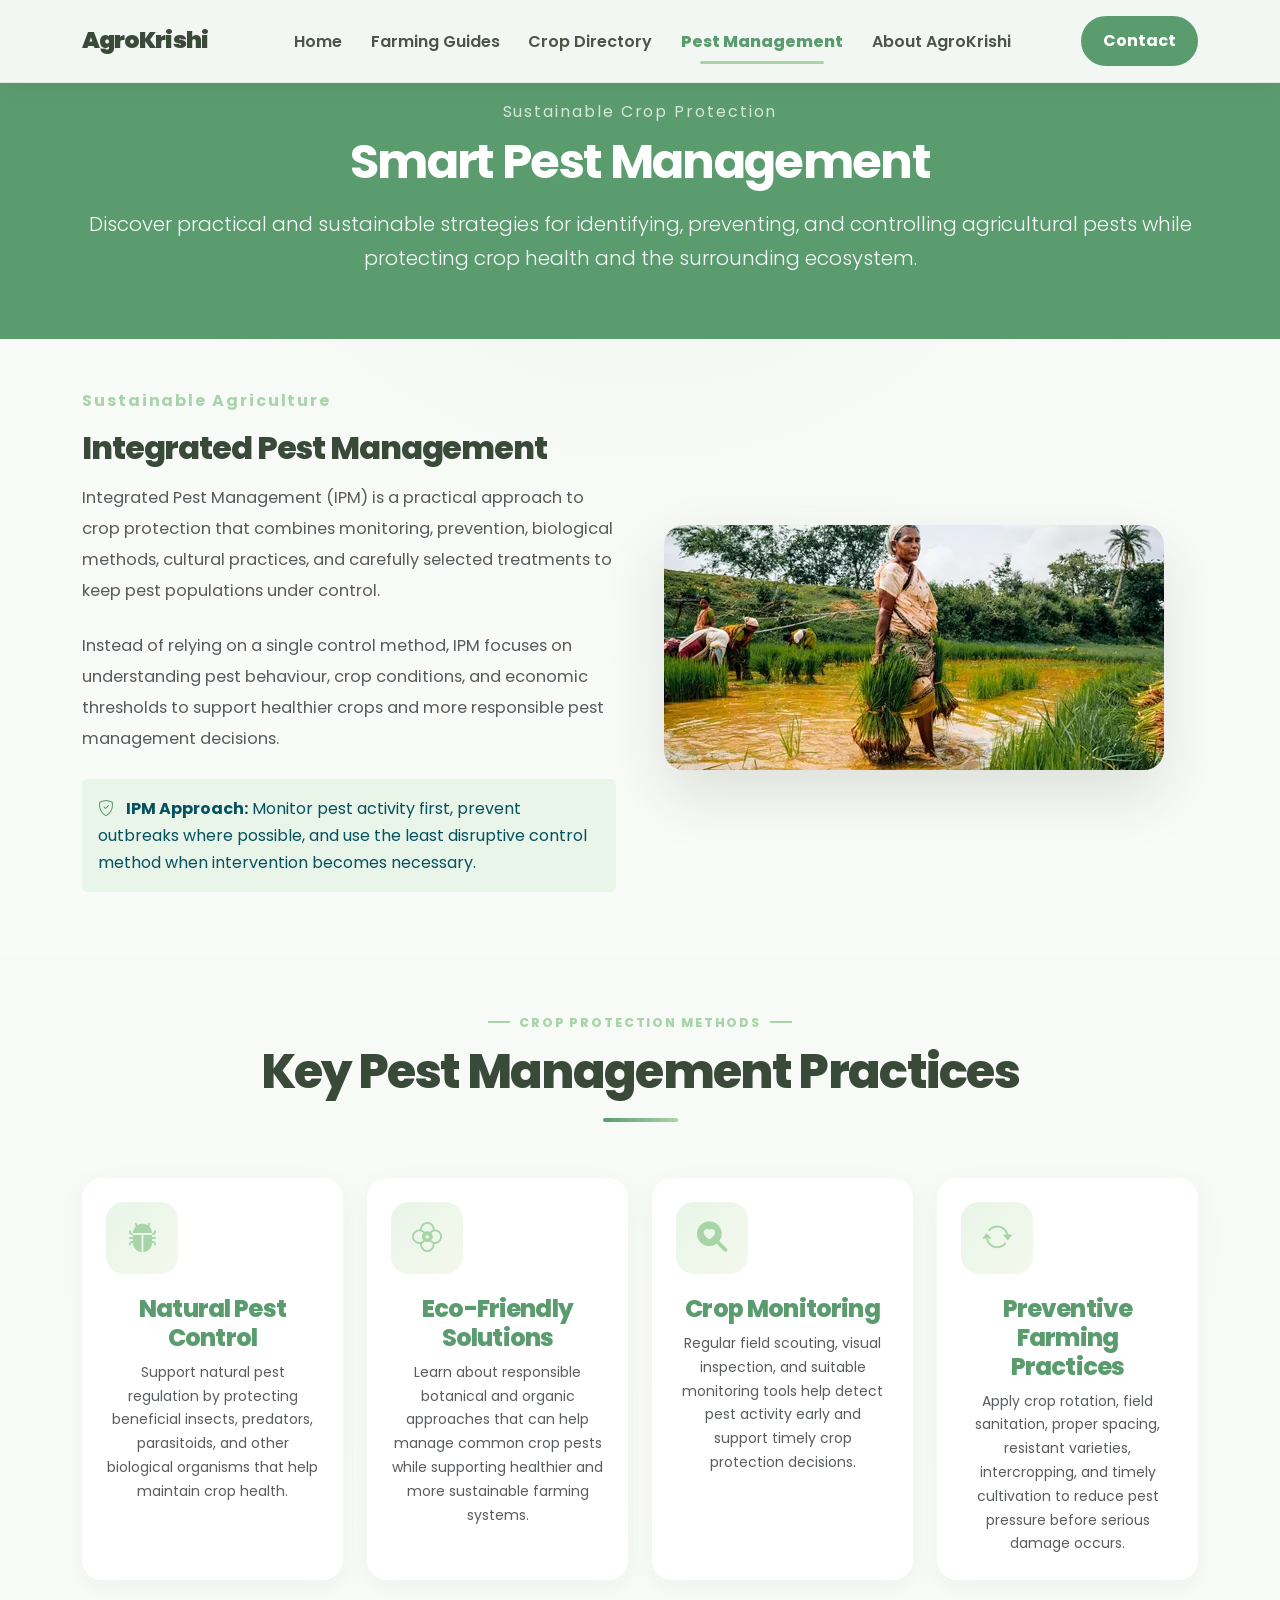
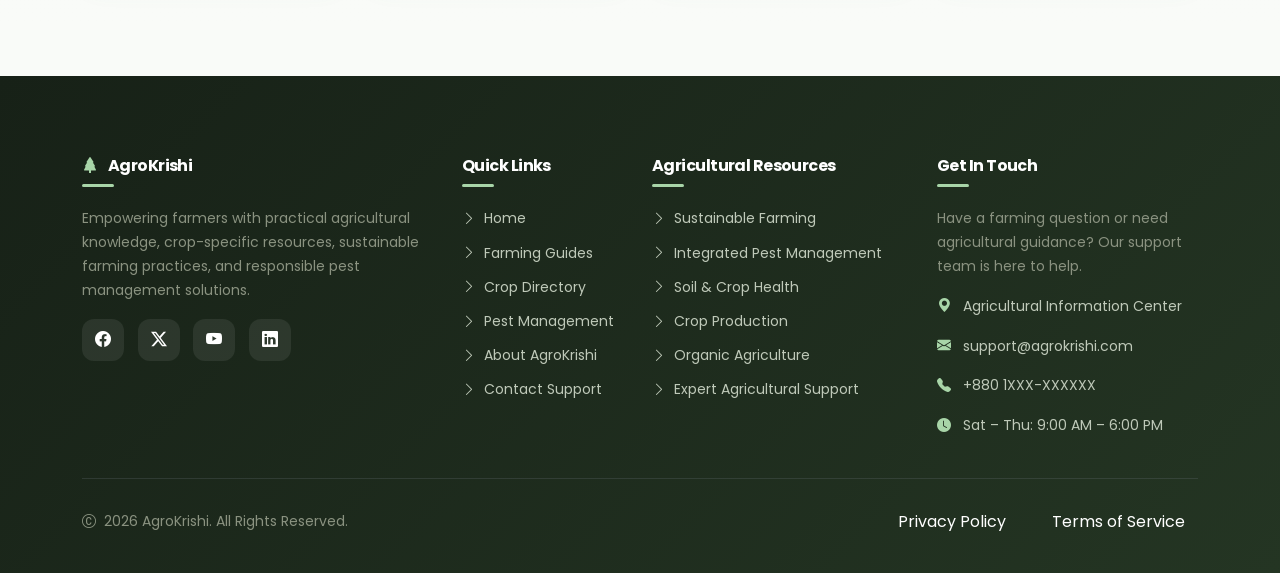
<file: pest-control.html>
<!DOCTYPE html>
<html lang="en">

<head>
  <meta charset="UTF-8">
  <meta name="viewport" content="width=device-width, initial-scale=1.0">
  <meta name="description"
    content="Learn Integrated Pest Management (IPM), biological control, and organic remedies for healthy crop production.">
  <title>Pest Control Strategies | Agricultural Information Hub</title>

  <link href="https://cdn.jsdelivr.net/npm/bootstrap@5.3.3/dist/css/bootstrap.min.css" rel="stylesheet">
  <link href="https://cdn.jsdelivr.net/npm/bootstrap-icons@1.11.3/font/bootstrap-icons.min.css" rel="stylesheet">
  <!-- Poppins Font from Google Fonts -->
  <link href="https://fonts.googleapis.com/css2?family=Poppins:wght@400;500;600;700;800;900&display=swap" rel="stylesheet">
  <link rel="stylesheet" href="assets/css/style.css">
</head>

<body>



  <header>
    <nav class="navbar navbar-expand-lg navbar-agri fixed-top">
      <div class="container">

        <a class="navbar-brand" href="index.html">
          <span>AgroKrishi</span>
        </a>


        <button class="navbar-toggler" type="button" data-bs-toggle="collapse" data-bs-target="#navbarAgriContent"
          aria-controls="navbarAgriContent" aria-expanded="false" aria-label="Toggle navigation">

          <span class="navbar-toggler-icon"></span>

        </button>


        <div class="collapse navbar-collapse" id="navbarAgriContent">

          <ul class="navbar-nav mx-auto mb-2 mb-lg-0">

            <li class="nav-item">
              <a class="nav-link active" aria-current="page" href="index.html">
                Home
              </a>
            </li>

            <li class="nav-item">
              <a class="nav-link" href="farming-guides.html">
                Farming Guides
              </a>
            </li>

            <li class="nav-item">
              <a class="nav-link" href="crop-details.html">
                Crop Directory
              </a>
            </li>

            <li class="nav-item">
              <a class="nav-link" href="pest-control.html">
                Pest Management
              </a>
            </li>

            <li class="nav-item">
              <a class="nav-link" href="about.html">
                About AgroKrishi
              </a>
            </li>


          </ul>


          <div class="d-flex">
            <a href="contact.html" class="btn btn-agri d-none d-lg-inline-block">
              Contact
            </a>
          </div>

        </div>

      </div>
    </nav>
  </header>

  <main>

    <section class="bg-agri-primary text-white pt-50">
      <div class="container py-5 text-center">

        <span class="sub-title text-white opacity-75">
          Sustainable Crop Protection
        </span>

        <h1 class="text-white display-5 fw-bold mb-3 mt-2">
          Smart Pest Management
        </h1>

        <p class="lead max-w-700 mx-auto text-light opacity-90">
          Discover practical and sustainable strategies for identifying,
          preventing, and controlling agricultural pests while protecting
          crop health and the surrounding ecosystem.
        </p>

      </div>
    </section>


    <section class="py-5">

      <div class="container">

        <div class="row align-items-center g-5">

          <div class="col-lg-6">

            <span class="sub-title text-agri-secondary fw-bold">
              Sustainable Agriculture
            </span>

            <h2 class="main-title my-3">
              Integrated Pest Management
            </h2>

            <p class="text-muted leading-relaxed mb-4">
              Integrated Pest Management (IPM) is a practical approach to
              crop protection that combines monitoring, prevention,
              biological methods, cultural practices, and carefully
              selected treatments to keep pest populations under control.
            </p>

            <p class="text-muted leading-relaxed mb-4">
              Instead of relying on a single control method, IPM focuses on
              understanding pest behaviour, crop conditions, and economic
              thresholds to support healthier crops and more responsible
              pest management decisions.
            </p>

            <div class="alert alert-info border-0 bg-agri-accent text-agri-dark" role="alert">

              <i class="bi bi-shield-check me-2 text-agri-primary"></i>

              <strong>IPM Approach:</strong>
              Monitor pest activity first, prevent outbreaks where possible,
              and use the least disruptive control method when intervention
              becomes necessary.

            </div>

          </div>


          <div class="col-lg-6">

            <img src="assets/slider_img/02.webp" alt="Agricultural Pest Management" class="img-fluid rounded-4 shadow-lg">

          </div>

        </div>

      </div>

    </section>


    <section class="py-5 bg-agri-light-subtle">

      <div class="container">

        <div class="section-header">

          <span class="sub-title">
            Crop Protection Methods
          </span>

          <h2 class="main-title">
            Key Pest Management Practices
          </h2>

          <div class="divider"></div>

        </div>


        <div class="row g-4">

          <!-- Natural Pest Control -->
          <div class="col-md-6 col-lg-3">
            <div class="card agri-card h-100 border-0 rounded-4 p-4 text-center">
              <div class="feature-icon-wrapper text-agri-secondary">
                <i class="bi bi-bug-fill"></i>
              </div>
              <h4 class="text-agri-primary">Natural Pest Control</h4>
              <p class="text-muted small mb-0">Support natural pest regulation by protecting beneficial insects, predators, parasitoids, and other biological organisms that help maintain crop health.</p>
            </div>
          </div>

          <!-- Eco-Friendly Solutions -->
          <div class="col-md-6 col-lg-3">
            <div class="card agri-card h-100 border-0 rounded-4 p-4 text-center">
              <div class="feature-icon-wrapper text-agri-secondary">
                <i class="bi bi-flower2"></i>
              </div>
              <h4 class="text-agri-primary">Eco-Friendly Solutions</h4>
              <p class="text-muted small mb-0">Learn about responsible botanical and organic approaches that can help manage common crop pests while supporting healthier and more sustainable farming systems.</p>
            </div>
          </div>

          <!-- Crop Monitoring -->
          <div class="col-md-6 col-lg-3">
            <div class="card agri-card h-100 border-0 rounded-4 p-4 text-center">
              <div class="feature-icon-wrapper text-agri-secondary">
                <i class="bi bi-search-heart-fill"></i>
              </div>
              <h4 class="text-agri-primary">Crop Monitoring</h4>
              <p class="text-muted small mb-0">Regular field scouting, visual inspection, and suitable monitoring tools help detect pest activity early and support timely crop protection decisions.</p>
            </div>
          </div>

          <!-- Preventive Farming Practices -->
          <div class="col-md-6 col-lg-3">
            <div class="card agri-card h-100 border-0 rounded-4 p-4 text-center">
              <div class="feature-icon-wrapper text-agri-secondary">
                <i class="bi bi-arrow-repeat"></i>
              </div>
              <h4 class="text-agri-primary">Preventive Farming Practices</h4>
              <p class="text-muted small mb-0">Apply crop rotation, field sanitation, proper spacing, resistant varieties, intercropping, and timely cultivation to reduce pest pressure before serious damage occurs.</p>
            </div>
          </div>

        </div>

      </div>

    </section>
  </main>

  <footer class="agri-footer">

    <div class="container">

      <div class="row g-4 mb-4">

        <!-- Brand & About -->
        <div class="col-lg-4 col-md-6">

          <h5 class="fw-bold">

            <i class="bi bi-tree-fill text-agri-secondary me-2"></i>

            AgroKrishi

          </h5>

          <p class="small text-light-50">

            Empowering farmers with practical agricultural knowledge,
            crop-specific resources, sustainable farming practices,
            and responsible pest management solutions.

          </p>


          <!-- Social Links -->
          <div class="d-flex gap-2 mt-3">

            <a href="#" class="social-icon-btn" aria-label="Facebook">

              <i class="bi bi-facebook"></i>

            </a>


            <a href="#" class="social-icon-btn" aria-label="X">

              <i class="bi bi-twitter-x"></i>

            </a>


            <a href="#" class="social-icon-btn" aria-label="YouTube">

              <i class="bi bi-youtube"></i>

            </a>


            <a href="#" class="social-icon-btn" aria-label="LinkedIn">

              <i class="bi bi-linkedin"></i>

            </a>

          </div>

        </div>



        <!-- Quick Links -->
        <div class="col-lg-2 col-md-6">

          <h5 class="fw-bold">
            Quick Links
          </h5>

          <ul class="agri-footer-links small">

            <li>
              <a href="index.html">
                <i class="bi bi-chevron-right me-1"></i>
                Home
              </a>
            </li>

            <li>
              <a href="farming-guides.html">
                <i class="bi bi-chevron-right me-1"></i>
                Farming Guides
              </a>
            </li>

            <li>
              <a href="crop-details.html">
                <i class="bi bi-chevron-right me-1"></i>
                Crop Directory
              </a>
            </li>

            <li>
              <a href="pest-control.html">
                <i class="bi bi-chevron-right me-1"></i>
                Pest Management
              </a>
            </li>

            <li>
              <a href="about.html">
                <i class="bi bi-chevron-right me-1"></i>
                About AgroKrishi
              </a>
            </li>

            <li>
              <a href="contact.html">
                <i class="bi bi-chevron-right me-1"></i>
                Contact Support
              </a>
            </li>

          </ul>

        </div>



        <!-- Agricultural Resources -->
        <div class="col-lg-3 col-md-6">

          <h5 class="fw-bold">
            Agricultural Resources
          </h5>

          <ul class="agri-footer-links small">

            <li>
              <a href="farming-guides.html">
                <i class="bi bi-chevron-right me-1"></i>
                Sustainable Farming
              </a>
            </li>

            <li>
              <a href="pest-control.html">
                <i class="bi bi-chevron-right me-1"></i>
                Integrated Pest Management
              </a>
            </li>

            <li>
              <a href="crop-details.html">
                <i class="bi bi-chevron-right me-1"></i>
                Soil & Crop Health
              </a>
            </li>

            <li>
              <a href="crop-details.html">
                <i class="bi bi-chevron-right me-1"></i>
                Crop Production
              </a>
            </li>

            <li>
              <a href="farming-guides.html">
                <i class="bi bi-chevron-right me-1"></i>
                Organic Agriculture
              </a>
            </li>

            <li>
              <a href="contact.html">
                <i class="bi bi-chevron-right me-1"></i>
                Expert Agricultural Support
              </a>
            </li>

          </ul>

        </div>



        <!-- Contact -->
        <div class="col-lg-3 col-md-6">

          <h5 class="fw-bold">
            Get In Touch
          </h5>

          <p class="small text-light-50 mb-3">

            Have a farming question or need agricultural
            guidance? Our support team is here to help.

          </p>


          <ul class="list-unstyled small text-light-50">

            <li class="mb-3">

              <i class="bi bi-geo-alt-fill text-agri-secondary me-2"></i>

              Agricultural Information Center

            </li>


            <li class="mb-3">

              <i class="bi bi-envelope-fill text-agri-secondary me-2"></i>

              support@agrokrishi.com

            </li>


            <li class="mb-3">

              <i class="bi bi-telephone-fill text-agri-secondary me-2"></i>

              +880 1XXX-XXXXXX

            </li>


            <li>

              <i class="bi bi-clock-fill text-agri-secondary me-2"></i>

              Sat – Thu: 9:00 AM – 6:00 PM

            </li>

          </ul>

        </div>

      </div>



      <!-- Divider -->
      <hr class="border-secondary my-4">



      <!-- Bottom Footer -->
      <div class="row align-items-center small">

        <div class="col-md-6 text-center text-md-start">
          <p class="mb-0">
            <i class="bi bi-c-circle me-1"></i>
            2026 AgroKrishi. All Rights Reserved.
          </p>
        </div>


        <div class="col-md-6 text-center text-md-end mt-2 mt-md-0">
          <a href="#" class="btn text-white me-3">
            Privacy Policy
          </a>

          <a href="#" class="btn text-white">
            Terms of Service
          </a>
        </div>
      </div>

    </div>

  </footer>

  <script src="https://cdn.jsdelivr.net/npm/bootstrap@5.3.3/dist/js/bootstrap.bundle.min.js"></script>
  <script src="assets/js/script.js"></script>
</body>

</html>
</file>
<file: assets/css/style.css>
:root {
    --agri-primary: #5b9c6f;
    --agri-primary-hover: #4a8a5e;
    --agri-secondary: #a8d5a8;
    --agri-accent: #e8f5e8;
    --agri-dark: #3a4a38;
    --agri-light: #f9fbf8;
    --agri-muted: #8a9280;
    --agri-gold: #d4b896;
    --agri-border: #e8ebe5;
    --agri-card-shadow: 0 8px 24px rgba(91, 156, 111, 0.08);
    --agri-hover-shadow: 0 16px 48px rgba(91, 156, 111, 0.12);
    --agri-transition: all 0.35s cubic-bezier(.22,.61,.36,1);
}

* {
    box-sizing: border-box;
}

html {
    scroll-behavior: smooth;
}

body {
    font-family: "Poppins", "Segoe UI", Roboto, Arial, sans-serif;
    color: var(--agri-dark);
    background:
        radial-gradient(circle at top, rgba(168, 213, 168, 0.1), transparent 30%),
        #f9fbf8;
    line-height: 1.7;
    overflow-x: hidden;
}

main {
    scroll-margin-top: 100px;
}

h1,
h2,
h3,
h4,
h5,
h6 {
    color: var(--agri-dark);
    font-weight: 800;
    letter-spacing: -0.035em;
}

p {
    color: var(--agri-muted);
}

a {
    text-decoration: none;
    transition: var(--agri-transition);
}

.pt-50 {
    padding-top: 50px;
}


.text-agri-primary {
    color: var(--agri-primary) !important;
}

.text-agri-secondary {
    color: var(--agri-secondary) !important;
}

.bg-agri-primary {
    background-color: var(--agri-primary) !important;
}

.bg-agri-secondary {
    background-color: var(--agri-secondary) !important;
}

.bg-agri-accent {
    background-color: var(--agri-accent) !important;
}

.bg-agri-dark {
    background-color: var(--agri-dark) !important;
}

.bg-agri-light-subtle {
    background:
        linear-gradient(
            180deg,
            #f7faf6 0%,
            #f9fbf8 100%
        ) !important;
}


.btn-agri,
.btn-agri-outline,
.btn-agri-gold {
    min-height: 48px;
    display: inline-flex;
    align-items: center;
    justify-content: center;
    padding: 0.7rem 1.35rem;
    border-radius: 10px;
    font-weight: 700;
    transition: var(--agri-transition);
}


.btn-agri {
    background: var(--agri-primary);
    border: 2px solid var(--agri-primary);
    color: #fff;
}

.btn-agri:hover,
.btn-agri:focus {
    background: var(--agri-primary-hover);
    border-color: var(--agri-primary-hover);
    color: #fff;
    transform: translateY(-2px);
    box-shadow: 0 10px 25px rgba(49, 87, 44, .22);
}

.btn-agri-outline {
    background: transparent;
    border: 2px solid var(--agri-primary);
    color: var(--agri-primary);
}

.btn-agri-outline:hover,
.btn-agri-outline:focus {
    background: var(--agri-primary);
    border-color: var(--agri-primary);
    color: #fff;
    transform: translateY(-2px);
}


.btn-agri-gold {
    background: var(--agri-gold);
    border: 2px solid var(--agri-gold);
    color: #1b2117;
}

.btn-agri-gold:hover {
    background: #c7943e;
    border-color: #c7943e;
    color: #fff;
    transform: translateY(-2px);
}

.navbar-agri {
    position: fixed;
    top: 0;
    left: 0;
    right: 0;
    z-index: 1030;
    background: rgba(255, 255, 255, 0.92);
    backdrop-filter: blur(18px);
    -webkit-backdrop-filter: blur(18px);
    border-bottom: 1px solid rgba(49, 87, 44, .08);
    box-shadow: 0 8px 20px rgba(22, 34, 18, 0.04);
    padding: 1rem 0;
    transition: var(--agri-transition);
}

.navbar-agri.scrolled {
    background: rgba(255, 255, 255, 0.96);
    box-shadow: 0 12px 28px rgba(22, 34, 18, 0.08);
    padding-top: 0.7rem;
    padding-bottom: 0.7rem;
}

.navbar-agri .container {
    align-items: center;
}

.navbar-agri .navbar-brand {
    display: flex;
    align-items: center;
    gap: 0.55rem;
    color: var(--agri-dark);
    font-size: 1.45rem;
    font-weight: 900;
    letter-spacing: -0.04em;
}

.navbar-agri .navbar-brand span {
    display: inline-flex;
    align-items: center;
}

.navbar-agri .navbar-brand i {
    width: 42px;
    height: 42px;
    display: inline-flex;
    align-items: center;
    justify-content: center;
    background: var(--agri-primary);
    color: #fff !important;
    border-radius: 12px;
    font-size: 1.35rem !important;
}

.navbar-agri .nav-link {
    position: relative;
    color: #4c5548;
    font-weight: 600;
    padding: .55rem .9rem !important;
    border-radius: 0;
    transition: var(--agri-transition);
}

.navbar-agri .nav-link:hover,
.navbar-agri .nav-link:focus {
    color: var(--agri-primary);
}

.navbar-agri .nav-link::after {
    content: "";
    position: absolute;
    left: 50%;
    bottom: 0;
    width: 0;
    height: 3px;
    background: var(--agri-secondary);
    border-radius: 20px;
    transform: translateX(-50%);
    transition: var(--agri-transition);
}

.navbar-agri .nav-link:hover,
.navbar-agri .nav-link.active {
    color: var(--agri-primary);
    background: transparent;
}

.navbar-agri .nav-link.active {
    font-weight: 800;
}

.navbar-agri .nav-link:hover::after,
.navbar-agri .nav-link.active::after {
    width: 65%;
}

.navbar-agri .btn-agri {
    border-radius: 30px;
    padding-left: 1.25rem;
    padding-right: 1.25rem;
}


.navbar-toggler {
    border: 1px solid var(--agri-border);
    padding: .55rem .7rem;
    border-radius: 10px;
}

.navbar-toggler:focus {
    box-shadow: 0 0 0 3px var(--agri-accent);
}


.hero-carousel .carousel-item {
    height: 78vh;
    min-height: 570px;
    background-size: cover;
    background-position: center;
    position: relative;
}

.hero-overlay {
    position: absolute;
    inset: 0;

    display: flex;
    align-items: center;

    background:
        linear-gradient(
            90deg,
            rgba(15, 31, 14, .88) 0%,
            rgba(15, 31, 14, .66) 42%,
            rgba(15, 31, 14, .18) 100%
        );
}

.hero-content {
    color: #fff;
    max-width: 780px;
    padding-top: 2rem;
}

.hero-content h1 {
    color: #fff;
    font-size: clamp(2.8rem, 6vw, 5.5rem);
    line-height: 1.02;
    font-weight: 900;
    max-width: 760px;
    letter-spacing: -0.055em;
    margin-bottom: 1.5rem;
}

.hero-content p {
    color: rgba(255,255,255,.84);
    max-width: 650px;
    font-size: 1.15rem;
    line-height: 1.8;
    margin-bottom: 2rem;
}

.hero-content .btn {
    border-radius: 50px;
}


.hero-carousel .carousel-indicators {
    bottom: 30px;
    justify-content: flex-start;
    padding-left: calc(
        (100% - 1320px) / 2
    );
}

.hero-carousel .carousel-indicators button {
    width: 35px;
    height: 4px;
    border: 0;
    border-radius: 10px;
    opacity: .5;
    transition: var(--agri-transition);
}

.hero-carousel .carousel-indicators button.active {
    width: 70px;
    opacity: 1;
}


.section-header {
    margin-bottom: 3.5rem;
    text-align: center;
}

.section-header .sub-title {
    display: inline-flex;
    align-items: center;
    gap: .55rem;
    color: var(--agri-secondary);
    font-size: .78rem;
    font-weight: 800;
    text-transform: uppercase;
    letter-spacing: .15em;
    margin-bottom: .7rem;
}

.section-header .sub-title::before,
.section-header .sub-title::after {
    content: "";
    width: 22px;
    height: 2px;
    background: var(--agri-secondary);
}

.section-header .main-title {
    color: var(--agri-dark);
    font-size: clamp(2rem, 4vw, 3rem);
    line-height: 1.15;
    max-width: 760px;
    margin: 0 auto .9rem;
}

.section-header .divider {
    width: 75px;
    height: 4px;
    background:
        linear-gradient(
            90deg,
            var(--agri-primary),
            var(--agri-secondary)
        );

    margin: 1.2rem auto 0;
    border-radius: 20px;
}


main > section:first-of-type:not(.hero-carousel) {
    position: relative;
}

.page-hero {
    position: relative;
    overflow: hidden;
    background-color: var(--agri-primary);
}

.page-hero::before {
    content: "";
    position: absolute;
    inset: 0;
    background: linear-gradient(135deg, rgba(255,255,255,0.12), transparent 60%);
    pointer-events: none;
    z-index: 1;
}

.page-hero > .container {
    position: relative;
    z-index: 2;
}

.page-hero .order-1 {
    margin-bottom: 1.5rem;
}

@media (min-width: 992px) {
    .page-hero .order-1 {
        margin-bottom: 0;
    }
    
    .page-hero .py-4 {
        padding-top: 3rem !important;
        padding-bottom: 3rem !important;
    }
    
    .page-hero .py-lg-6 {
        padding-top: 4rem !important;
        padding-bottom: 4rem !important;
    }
}

@media (max-width: 768px) {
    .page-hero .sub-title {
        font-size: 0.7rem;
    }
    
    .page-hero img {
        max-height: 350px;
    }
}

@media (max-width: 576px) {
    .page-hero .sub-title {
        font-size: 0.65rem;
    }
    
    .page-hero img {
        max-height: 280px;
        border-width: 2px !important;
    }
    
    .page-hero .rounded-3,
    .page-hero .rounded-lg-4 {
        border-radius: 12px !important;
    }
}

.btn-sm {
    padding: 0.5rem 1rem;
    font-size: 0.875rem;
}

@media (min-width: 768px) {
    .btn-md-default {
        padding: 0.7rem 1.35rem !important;
        font-size: 1rem !important;
    }
}

.btn-lg-custom {
    padding: 0.65rem 1.5rem;
    font-size: 0.95rem;
    font-weight: 700;
    border-radius: 10px;
    display: inline-flex;
    align-items: center;
    justify-content: center;
    transition: all 0.3s cubic-bezier(0.22, 0.61, 0.36, 1);
    box-shadow: 0 4px 15px rgba(49, 87, 44, 0.2);
}

.btn-lg-custom:hover {
    transform: translateY(-3px);
    box-shadow: 0 8px 25px rgba(49, 87, 44, 0.35);
}

.btn-outline-custom {
    padding: 0.65rem 1.5rem;
    font-size: 0.95rem;
    font-weight: 700;
    border-radius: 10px;
    border: 2px solid rgba(255, 255, 255, 0.6);
    display: inline-flex;
    align-items: center;
    justify-content: center;
    transition: all 0.3s cubic-bezier(0.22, 0.61, 0.36, 1);
    background: transparent;
}

.btn-outline-custom:hover {
    border-color: #fff;
    background: rgba(255, 255, 255, 0.1);
    transform: translateY(-3px);
    box-shadow: 0 8px 25px rgba(0, 0, 0, 0.2);
}

.btn-outline-custom:focus {
    box-shadow: 0 0 0 3px rgba(255, 255, 255, 0.25);
}

@media (max-width: 576px) {
    .btn-lg-custom,
    .btn-outline-custom {
        padding: 0.6rem 1.2rem;
        font-size: 0.85rem;
    }
}

.sub-title {
    color: var(--agri-secondary);
    letter-spacing: .12em;
}

.main-title {
    color: var(--agri-dark);
    line-height: 1.15;
}

.leading-relaxed {
    line-height: 1.9;
    font-size: 1.02rem;
}

main section img {
    max-width: 100%;
}

.position-relative > img {
    transition: var(--agri-transition);
}

.position-relative > img:hover {
    transform: translateY(-5px);
}


.agri-card {
    position: relative;
    border: 1px solid var(--agri-border);
    border-radius: 18px;
    overflow: hidden;
    background: #fff;
    box-shadow: var(--agri-card-shadow);
    height: 100%;
    display: flex;
    flex-direction: column;
    transition: var(--agri-transition);
}

.agri-card::before {
    content: "";
    position: absolute;
    left: 0;
    top: 0;
    width: 100%;
    height: 3px;

    background:
        linear-gradient(
            90deg,
            var(--agri-primary),
            var(--agri-secondary)
        );

    transform: scaleX(0);
    transform-origin: left;
    transition: var(--agri-transition);
    z-index: 2;
}

.agri-card:hover {
    transform: translateY(-10px);
    border-color: rgba(144, 169, 85, .5);
    box-shadow: var(--agri-hover-shadow);
}

.agri-card:hover::before {
    transform: scaleX(1);
}


.agri-card-img-wrap {
    position: relative;
    overflow: hidden;
    height: 225px;
    background: #edf1e8;
}

.agri-card-img-wrap img,
.card-img-top {
    width: 100%;
    height: 100%;
    object-fit: cover;
    display: block;
    transition: transform .7s cubic-bezier(.22,.61,.36,1), filter .4s ease;
}

.agri-card:hover .agri-card-img-wrap img {
    transform: scale(1.08);
    filter: saturate(1.08);
}


.agri-card-img-wrap::after {
    content: "";
    position: absolute;
    inset: 0;

    background:
        linear-gradient(
            to top,
            rgba(15, 30, 13, .28),
            transparent 50%
        );

    pointer-events: none;
}


.agri-card-badge {
    position: absolute;
    left: 1rem;
    top: 1rem;
    right: auto;
    z-index: 3;
    background: rgba(255,255,255,.93);
    color: var(--agri-primary);
    font-size: .7rem;
    font-weight: 800;
    padding: .45rem .8rem;
    border-radius: 7px;
    text-transform: uppercase;
    letter-spacing: .07em;
    box-shadow: 0 5px 15px rgba(0,0,0,.08);
}


.agri-card-body {
    padding: 1.5rem 1.5rem 1.6rem;
    display: flex;
    flex-direction: column;
    flex-grow: 1;
}

.agri-card-title {
    color: var(--agri-dark);
    font-size: 1.25rem;
    line-height: 1.35;
    margin-bottom: .7rem;
}

.agri-card-title i {
    color: var(--agri-secondary);
}

.agri-card-text {
    color: var(--agri-muted);
    font-size: .94rem;
    line-height: 1.75;
    margin-bottom: 1.3rem;
    flex-grow: 1;
}

.agri-card .btn {
    align-self: flex-start;
    border-radius: 8px;
}


.feature-box {
    position: relative;
    padding: 2.2rem 1.6rem;
    border-radius: 18px;
    background: #fff;
    border: 1px solid var(--agri-border);
    box-shadow: 0 8px 30px rgba(40,60,35,.05);
    text-align: center;
    height: 100%;
    overflow: hidden;
    transition: var(--agri-transition);
}

.feature-box::after {
    content: "";
    position: absolute;
    width: 100px;
    height: 100px;
    right: -50px;
    bottom: -50px;
    background: var(--agri-accent);
    border-radius: 50%;
    transition: var(--agri-transition);
}

.feature-box:hover {
    transform: translateY(-8px);
    border-color: rgba(144,169,85,.45);
    box-shadow: var(--agri-hover-shadow);
}

.feature-box:hover::after {
    transform: scale(2.2);
}

.feature-icon-wrapper {
    position: relative;
    z-index: 2;

    width: 72px;
    height: 72px;

    display: inline-flex;
    align-items: center;
    justify-content: center;

    border-radius: 18px;

    background:
        linear-gradient(
            135deg,
            var(--agri-accent),
            #f5f8ed
        );

    color: var(--agri-primary);

    font-size: 1.9rem;
    margin-bottom: 1.3rem;
    transition: var(--agri-transition);
}

.feature-box:hover .feature-icon-wrapper {
    background: var(--agri-primary);
    color: #fff;
    transform: rotate(-5deg) scale(1.08);
}

.feature-box h4 {
    position: relative;
    z-index: 2;
    font-size: 1.05rem;
    margin-bottom: .75rem;
}

.feature-box p {
    position: relative;
    z-index: 2;
    font-size: .9rem;
}


.filter-btn {
    border: 1px solid var(--agri-border);
    background: #fff;
    color: #4c5548;
    font-weight: 700;
    padding: .55rem 1.2rem;
    border-radius: 50px;
    margin: .25rem;
    transition: var(--agri-transition);
}

.filter-btn:hover {
    color: var(--agri-primary);
    border-color: var(--agri-secondary);
    transform: translateY(-2px);
}

.filter-btn.active {
    background: var(--agri-primary);
    color: #fff;
    border-color: var(--agri-primary);
    box-shadow: 0 8px 20px rgba(49,87,44,.18);
}


.cta-banner {
    position: relative;
    overflow: hidden;

    background:
        linear-gradient(
            100deg,
            rgba(25,50,22,.94),
            rgba(49,87,44,.84)
        ),
        url("https://images.unsplash.com/photo-1500382017468-9049fed747ef?auto=format&fit=crop&w=1600&q=80");

    background-size: cover;
    background-position: center;

    background-attachment: fixed;
    color: #fff;
    padding: 6rem 2rem;
    text-align: center;
    border-radius: 24px;
    margin: 2rem auto;
}

.cta-banner h2,
.cta-banner h3 {
    color: #fff;
}

.cta-banner p {
    color: rgba(255,255,255,.8);
}


.sidebar-widget {
    background: #fff;
    border: 1px solid var(--agri-border);
    border-radius: 16px;
    padding: 1.4rem;
    margin-bottom: 1.5rem;
    box-shadow: var(--agri-card-shadow);
}

.sidebar-widget-title {
    color: var(--agri-dark);
    font-size: 1.05rem;
    margin-bottom: 1rem;
    padding-bottom: .8rem;
    border-bottom: 1px solid var(--agri-border);
    position: relative;
}

.sidebar-widget-title::after {
    content: "";
    position: absolute;
    left: 0;
    bottom: -2px;
    width: 45px;
    height: 3px;
    background: var(--agri-secondary);
    border-radius: 10px;
}

.agri-footer {
    position: relative;

    background:
        linear-gradient(
            135deg,
            #172117,
            #243523
        );

    color: #bfc9b9;

    padding-top: 5rem;
    padding-bottom: 2rem;
    margin-top: 3rem;
}

.agri-footer h5 {
    color: #fff;
    font-size: 1rem;
    margin-bottom: 1.3rem;
    position: relative;
    padding-bottom: .7rem;
}

.agri-footer h5::after {
    content: "";
    position: absolute;
    left: 0;
    bottom: 0;
    width: 32px;
    height: 3px;
    background: var(--agri-secondary);
    border-radius: 10px;
}

.agri-footer-links {
    list-style: none;

    padding: 0;
    margin: 0;
}

.agri-footer-links li {
    margin-bottom: .65rem;
}

.agri-footer-links a {
    color: #bfc9b9;
}

.agri-footer-links a:hover {
    color: #fff;
    padding-left: 7px;
}

.social-icon-btn {
    width: 42px;
    height: 42px;

    display: inline-flex;
    align-items: center;
    justify-content: center;
    border-radius: 12px;
    background: rgba(255,255,255,.08);
    color: #fff;
    margin-right: .35rem;
    transition: var(--agri-transition);
}

.social-icon-btn:hover {
    background: var(--agri-secondary);
    color: var(--agri-dark);
    transform: translateY(-4px);
}


img {
    max-width: 100%;
}

.rounded-4 {
    border-radius: 20px !important;
}

.shadow-lg {
    box-shadow: 0 25px 60px rgba(30,50,25,.13) !important;
}

::-webkit-scrollbar {
    width: 9px;
}

::-webkit-scrollbar-track {
    background: #f1f3ed;
}

::-webkit-scrollbar-thumb {
    background: var(--agri-secondary);
    border-radius: 20px;
}

::-webkit-scrollbar-thumb:hover {
    background: var(--agri-primary);
}

::selection {
    background: var(--agri-secondary);
    color: #fff;
}


@media (max-width: 1199.98px) {

    .hero-content h1 {
        font-size: 4.2rem;
    }

    .hero-carousel .carousel-indicators {
        padding-left: 5%;
    }
}

@media (max-width: 991.98px) {

    .navbar-agri {
        padding: .75rem 0;
    }

    .navbar-agri .navbar-collapse {
        padding-top: 1rem;
    }

    .navbar-agri .nav-link {
        padding: .7rem .8rem !important;
    }

    .navbar-agri .nav-link::after {
        display: none;
    }

    .hero-carousel .carousel-item {
        height: 65vh;
        min-height: 500px;
    }

    .hero-overlay {
        background:
            linear-gradient(
                90deg,
                rgba(15,31,14,.88),
                rgba(15,31,14,.5)
            );
    }

    .hero-content h1 {
        font-size: 3.5rem;
    }

    .hero-content p {
        font-size: 1rem;
    }

}

@media (max-width: 767.98px) {

    .hero-carousel .carousel-item {
        height: 75vh;
        min-height: 520px;
    }

    .hero-content {
        padding: 0 1rem;
    }

    .hero-content h1 {
        font-size: 2.8rem;
    }

    .hero-content p {
        font-size: .98rem;
        line-height: 1.7;
    }

    .hero-content .btn {
        margin-bottom: .6rem;
    }

    .section-header {
        margin-bottom: 2.5rem;
    }

    .section-header .main-title {
        font-size: 2rem;
    }

    .cta-banner {
        border-radius: 16px;
        padding: 4rem 1.5rem;
        background-attachment: scroll;
    }
}

@media (max-width: 575.98px) {

    .navbar-agri .navbar-brand {
        font-size: 1.2rem;
    }

    .navbar-agri .navbar-brand i {
        width: 37px;
        height: 37px;
        font-size: 1.15rem !important;
    }

    .hero-carousel .carousel-item {
        height: 72vh;
        min-height: 500px;
    }

    .hero-content h1 {
        font-size: 2.25rem;
        line-height: 1.08;
    }

    .hero-content p {
        font-size: .92rem;
    }

    .hero-content .btn {
        width: 100%;
        margin-right: 0 !important;
    }

    .hero-carousel .carousel-indicators {
        padding-left: 1rem;
        bottom: 20px;
    }

    .section-header .main-title {
        font-size: 1.75rem;
    }

    .agri-card {
        border-radius: 15px;
    }

    .feature-box {
        padding: 1.8rem 1.3rem;
    }
}
</file>
